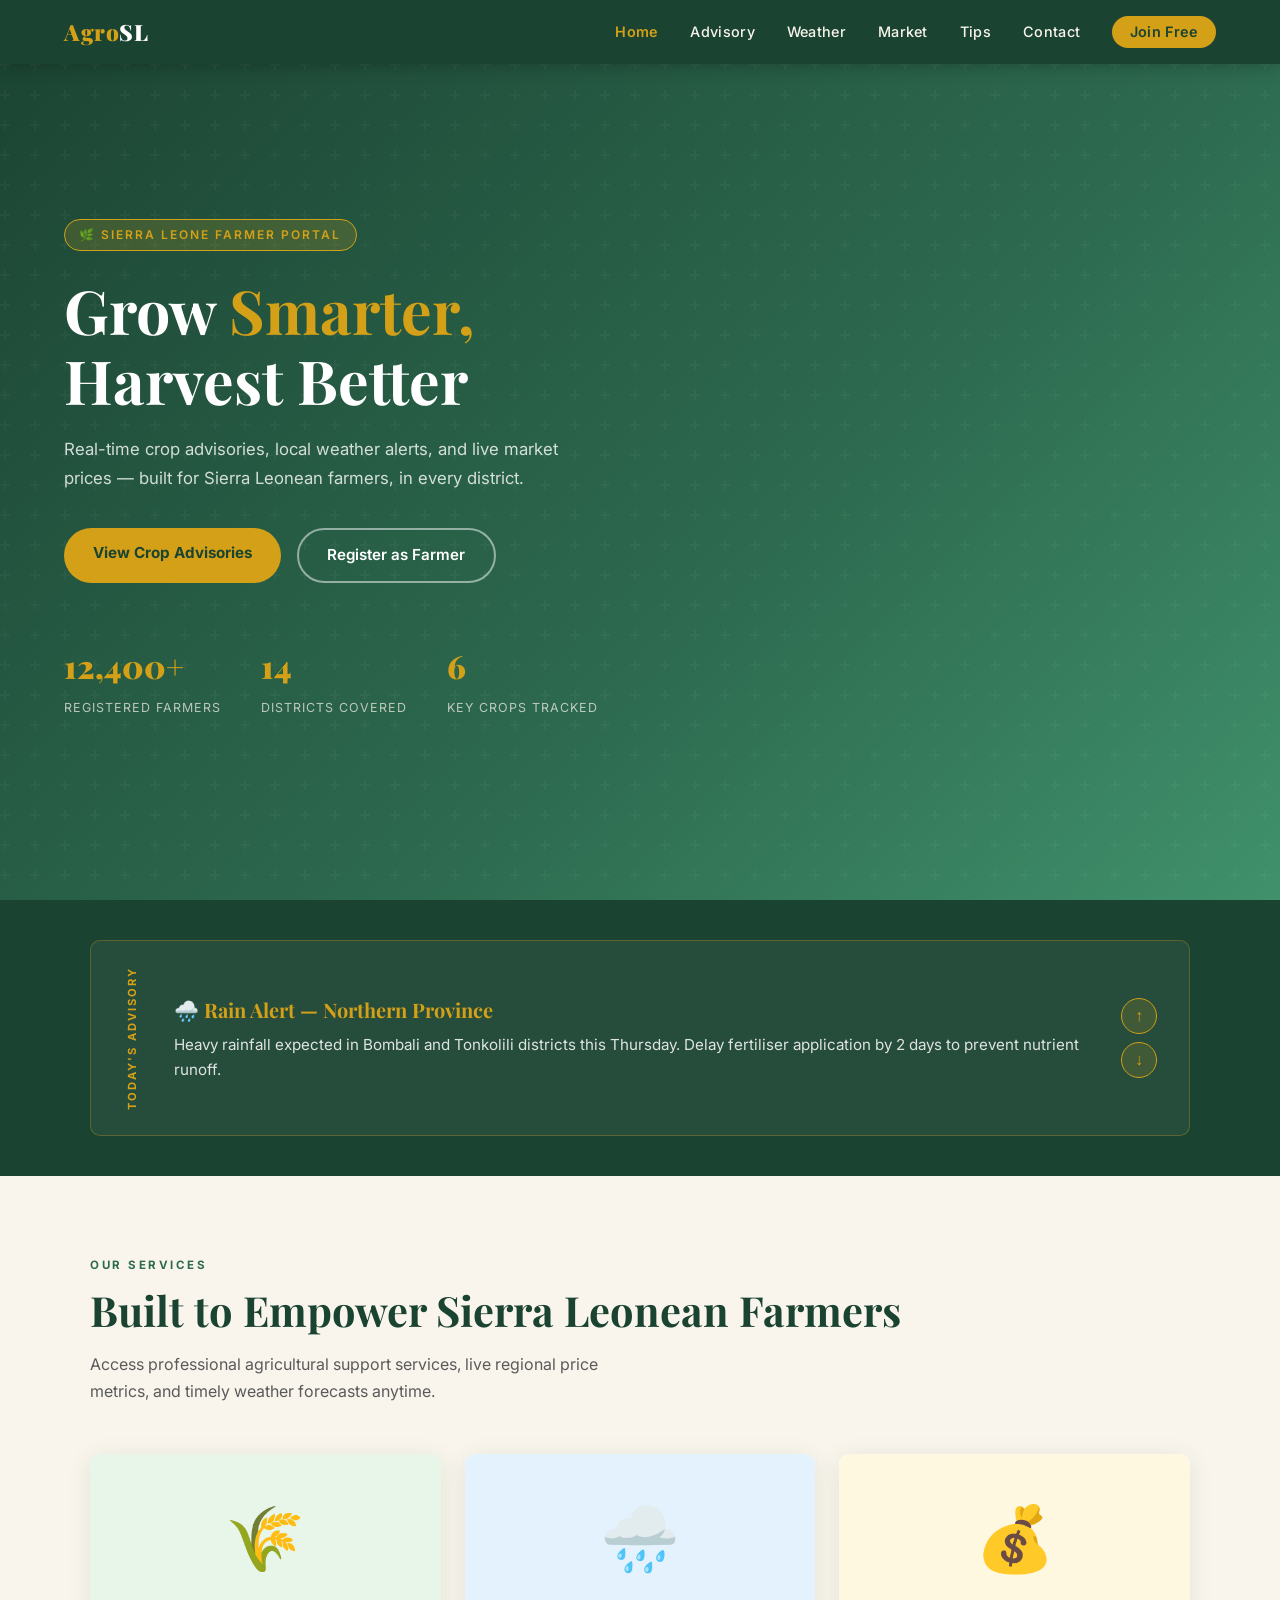
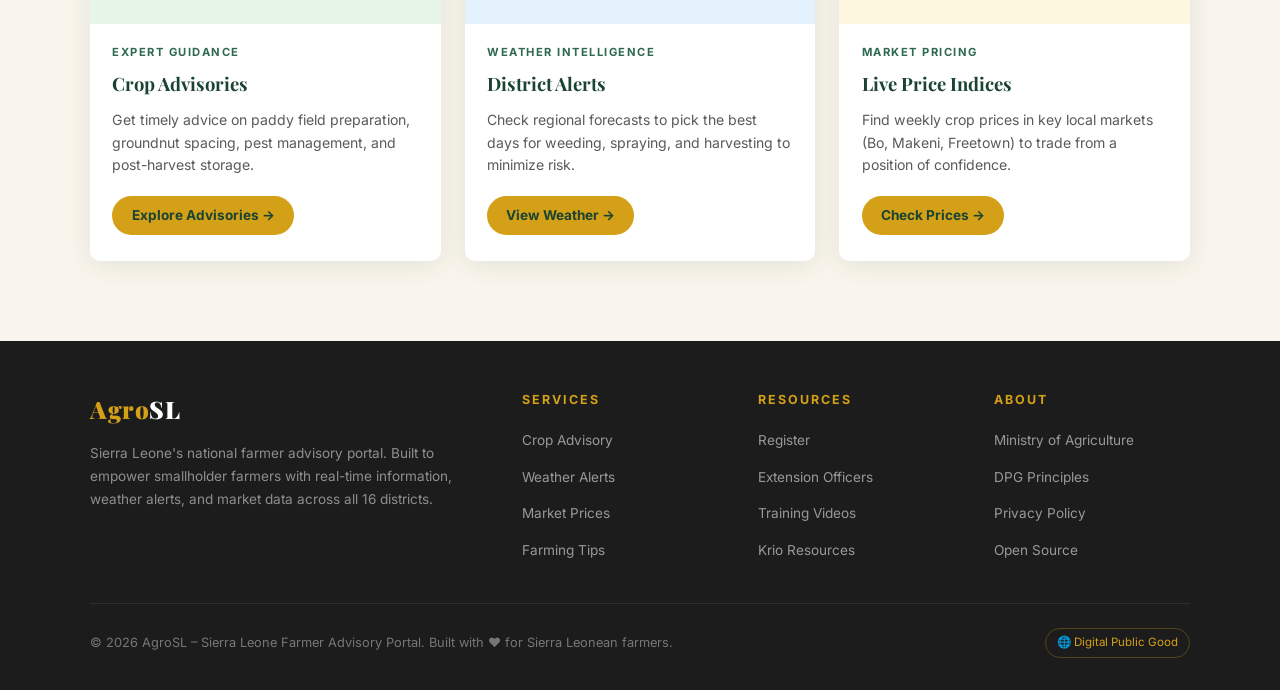
<file: index.html>
<!DOCTYPE html>
<html lang="en">
<head>
  <meta charset="UTF-8" />
  <meta name="viewport" content="width=device-width, initial-scale=1.0" />
  <title>AgroSL – Farmer Advisory Portal | Sierra Leone</title>
  <link href="https://fonts.googleapis.com/css2?family=Playfair+Display:wght@600;700;900&family=Inter:wght@300;400;500;600&display=swap" rel="stylesheet" />
  <link rel="stylesheet" href="index.css" />
</head>
<body>

  <!-- NAV -->
  <nav>
    <a href="index.html" class="nav-logo">Agro<span>SL</span></a>
    <ul class="nav-links">
      <li class="active"><a href="index.html">Home</a></li>
      <li><a href="advisory.html">Advisory</a></li>
      <li><a href="weather.html">Weather</a></li>
      <li><a href="market.html">Market</a></li>
      <li><a href="tips.html">Tips</a></li>
      <li><a href="contact.html">Contact</a></li>
      <li><a href="register.html" class="nav-cta">Join Free</a></li>
    </ul>
    <button class="hamburger" id="hamburger" aria-label="Toggle menu">
      <span></span><span></span><span></span>
    </button>
  </nav>
  <div class="mobile-menu" id="mobileMenu">
    <a href="index.html" class="active" onclick="closeMobile()">Home</a>
    <a href="advisory.html" onclick="closeMobile()">Advisory</a>
    <a href="weather.html" onclick="closeMobile()">Weather</a>
    <a href="market.html" onclick="closeMobile()">Market</a>
    <a href="tips.html" onclick="closeMobile()">Tips</a>
    <a href="register.html" onclick="closeMobile()">Register Free</a>
    <a href="contact.html" onclick="closeMobile()">Contact</a>
  </div>

  <!-- HERO -->
  <section class="hero" id="home">
    <div class="hero-content">
      <span class="hero-eyebrow">🌿 Sierra Leone Farmer Portal</span>
      <h1>Grow <em>Smarter,</em><br>Harvest Better</h1>
      <p>Real-time crop advisories, local weather alerts, and live market prices — built for Sierra Leonean farmers, in every district.</p>
      <div class="hero-btns">
        <a href="advisory.html" class="btn-primary">View Crop Advisories</a>
        <a href="register.html" class="btn-outline">Register as Farmer</a>
      </div>
      <div class="hero-stats">
        <div class="stat-item">
          <span class="stat-num">12,400+</span>
          <span class="stat-label">Registered Farmers</span>
        </div>
        <div class="stat-item">
          <span class="stat-num">14</span>
          <span class="stat-label">Districts Covered</span>
        </div>
        <div class="stat-item">
          <span class="stat-num">6</span>
          <span class="stat-label">Key Crops Tracked</span>
        </div>
      </div>
    </div>
  </section>

  <!-- TODAY'S ADVISORY (Signature Feature) -->
  <div class="advisory-strip">
    <div class="advisory-inner">
      <div class="advisory-label">Today's Advisory</div>
      <div class="advisory-text">
        <h3 id="adv-title">Loading advisory…</h3>
        <p id="adv-body">Please wait.</p>
      </div>
      <div class="advisory-nav">
        <button class="adv-btn" onclick="prevAdvisory()" aria-label="Previous">&#8593;</button>
        <button class="adv-btn" onclick="nextAdvisory()" aria-label="Next">&#8595;</button>
      </div>
    </div>
  </div>

  <!-- SERVICES PREVIEW -->
  <section id="services-preview">
    <div class="max-w">
      <p class="section-label">Our Services</p>
      <h2 class="section-title">Built to Empower Sierra Leonean Farmers</h2>
      <p class="section-sub">Access professional agricultural support services, live regional price metrics, and timely weather forecasts anytime.</p>
      <div class="cards-grid">
        <div class="card reveal">
          <div class="card-img" style="background:#E8F5E9;">🌾</div>
          <div class="card-body">
            <span class="card-tag">Expert Guidance</span>
            <h3>Crop Advisories</h3>
            <p>Get timely advice on paddy field preparation, groundnut spacing, pest management, and post-harvest storage.</p>
            <a href="advisory.html" class="btn-primary" style="display:inline-block; margin-top: 1.2rem; font-size: 0.85rem; padding: 0.5rem 1.2rem;">Explore Advisories →</a>
          </div>
        </div>
        <div class="card reveal">
          <div class="card-img" style="background:#E3F2FD;">🌧️</div>
          <div class="card-body">
            <span class="card-tag">Weather Intelligence</span>
            <h3>District Alerts</h3>
            <p>Check regional forecasts to pick the best days for weeding, spraying, and harvesting to minimize risk.</p>
            <a href="weather.html" class="btn-primary" style="display:inline-block; margin-top: 1.2rem; font-size: 0.85rem; padding: 0.5rem 1.2rem;">View Weather →</a>
          </div>
        </div>
        <div class="card reveal">
          <div class="card-img" style="background:#FFF8E1;">💰</div>
          <div class="card-body">
            <span class="card-tag">Market Pricing</span>
            <h3>Live Price Indices</h3>
            <p>Find weekly crop prices in key local markets (Bo, Makeni, Freetown) to trade from a position of confidence.</p>
            <a href="market.html" class="btn-primary" style="display:inline-block; margin-top: 1.2rem; font-size: 0.85rem; padding: 0.5rem 1.2rem;">Check Prices →</a>
          </div>
        </div>
      </div>
    </div>
  </section>

  <!-- FOOTER -->
  <footer>
    <div class="footer-grid">
      <div class="footer-brand">
        <div class="nav-logo">Agro<span>SL</span></div>
        <p>Sierra Leone's national farmer advisory portal. Built to empower smallholder farmers with real-time information, weather alerts, and market data across all 16 districts.</p>
      </div>
      <div class="footer-col">
        <h5>Services</h5>
        <ul>
          <li><a href="advisory.html">Crop Advisory</a></li>
          <li><a href="weather.html">Weather Alerts</a></li>
          <li><a href="market.html">Market Prices</a></li>
          <li><a href="tips.html">Farming Tips</a></li>
        </ul>
      </div>
      <div class="footer-col">
        <h5>Resources</h5>
        <ul>
          <li><a href="register.html">Register</a></li>
          <li><a href="contact.html">Extension Officers</a></li>
          <li><a href="#">Training Videos</a></li>
          <li><a href="#">Krio Resources</a></li>
        </ul>
      </div>
      <div class="footer-col">
        <h5>About</h5>
        <ul>
          <li><a href="#">Ministry of Agriculture</a></li>
          <li><a href="#">DPG Principles</a></li>
          <li><a href="#">Privacy Policy</a></li>
          <li><a href="#">Open Source</a></li>
        </ul>
      </div>
    </div>
    <div class="footer-bottom">
      <p>© 2026 AgroSL – Sierra Leone Farmer Advisory Portal. Built with ❤️ for Sierra Leonean farmers.</p>
      <span class="dpg-badge">🌐 Digital Public Good</span>
    </div>
  </footer>

  <!-- SCRIPTS -->
  <script src="main.js"></script>
  <script>
    // --- Today's Advisory (Signature Feature) ---
    const advisories = [
      {
        title: "🌧️ Rain Alert — Northern Province",
        body: "Heavy rainfall expected in Bombali and Tonkolili districts this Thursday. Delay fertiliser application by 2 days to prevent nutrient runoff."
      },
      {
        title: "🌾 Rice Planting Season is Open",
        body: "Optimal planting conditions across the Eastern Province. Soil temperatures above 24°C — ideal for NERICA varieties. Aim for 20kg seed per hectare."
      },
      {
        title: "🐛 Fall Armyworm Detected in Bo District",
        body: "Extension officers report Fall Armyworm on maize farms around Tikonko chiefdom. Apply chlorpyrifos early morning. Report sightings to 076-123-456."
      },
      {
        title: "💰 Rice Prices Rising — Good Time to Sell",
        body: "Local rice fetching Le 320,000 per 50kg bag at Freetown markets, up 12% from last month. Consider moving stored stock this week."
      },
      {
        title: "🌱 Free Seedling Distribution — Kenema",
        body: "The Ministry of Agriculture is distributing free cassava cuttings and groundnut seeds at Kenema Agricultural Station this Friday, 8am–2pm."
      }
    ];
    let currentAdv = 0;
    function showAdvisory(i) {
      document.getElementById('adv-title').textContent = advisories[i].title;
      document.getElementById('adv-body').textContent = advisories[i].body;
    }
    function nextAdvisory() {
      currentAdv = (currentAdv + 1) % advisories.length;
      showAdvisory(currentAdv);
    }
    function prevAdvisory() {
      currentAdv = (currentAdv - 1 + advisories.length) % advisories.length;
      showAdvisory(currentAdv);
    }
    showAdvisory(0);
    setInterval(nextAdvisory, 6000);
  </script>
</body>
</html>
</file>
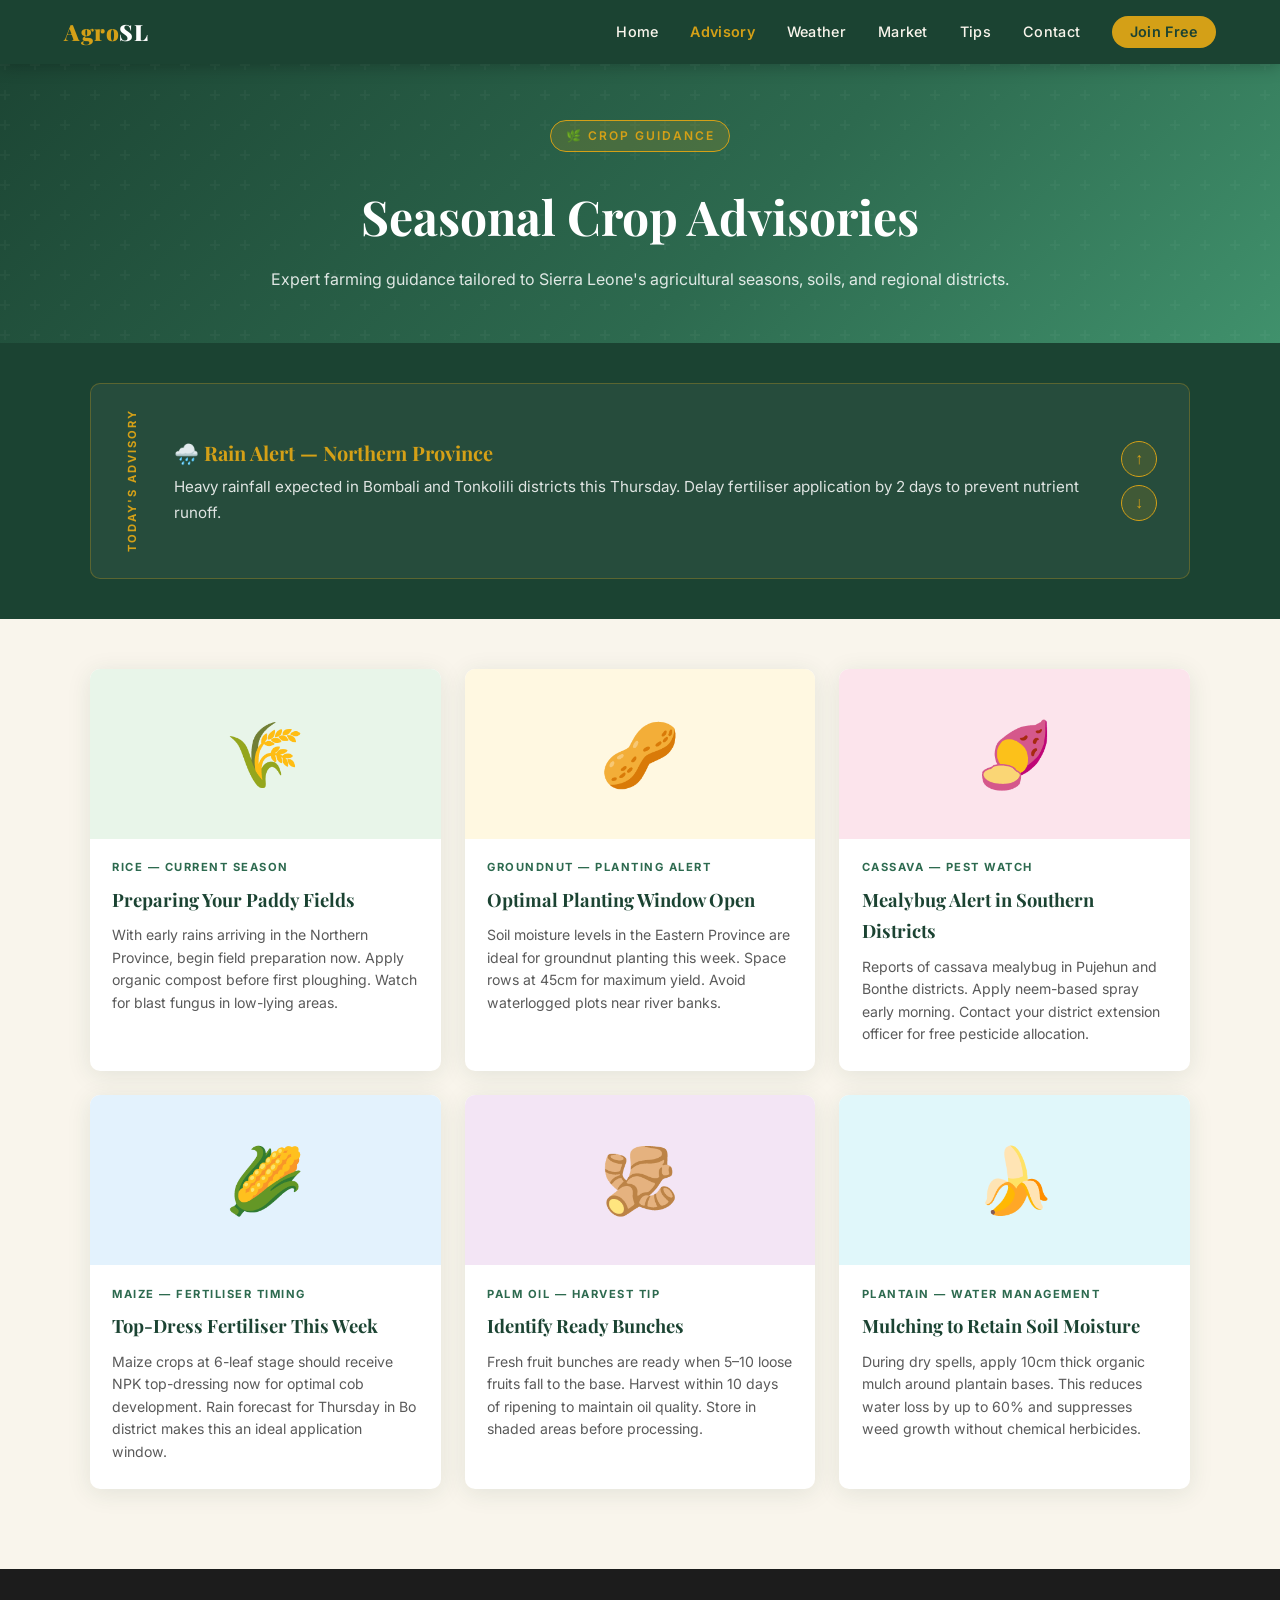
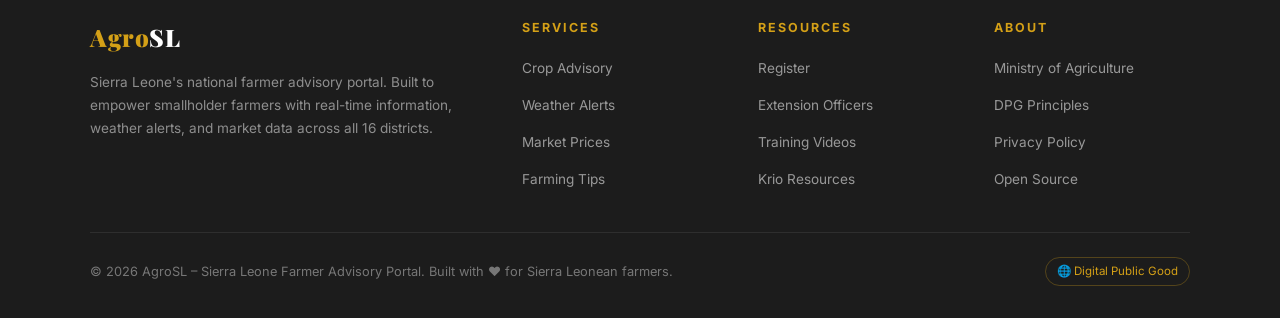
<file: advisory.html>
<!DOCTYPE html>
<html lang="en">
<head>
  <meta charset="UTF-8" />
  <meta name="viewport" content="width=device-width, initial-scale=1.0" />
  <title>Seasonal Crop Advisories – AgroSL | Sierra Leone</title>
  <link href="https://fonts.googleapis.com/css2?family=Playfair+Display:wght@600;700;900&family=Inter:wght@300;400;500;600&display=swap" rel="stylesheet" />
  <link rel="stylesheet" href="index.css" />
</head>
<body>

  <!-- NAV -->
  <nav>
    <a href="index.html" class="nav-logo">Agro<span>SL</span></a>
    <ul class="nav-links">
      <li><a href="index.html">Home</a></li>
      <li class="active"><a href="advisory.html">Advisory</a></li>
      <li><a href="weather.html">Weather</a></li>
      <li><a href="market.html">Market</a></li>
      <li><a href="tips.html">Tips</a></li>
      <li><a href="contact.html">Contact</a></li>
      <li><a href="register.html" class="nav-cta">Join Free</a></li>
    </ul>
    <button class="hamburger" id="hamburger" aria-label="Toggle menu">
      <span></span><span></span><span></span>
    </button>
  </nav>
  <div class="mobile-menu" id="mobileMenu">
    <a href="index.html" onclick="closeMobile()">Home</a>
    <a href="advisory.html" class="active" onclick="closeMobile()">Advisory</a>
    <a href="weather.html" onclick="closeMobile()">Weather</a>
    <a href="market.html" onclick="closeMobile()">Market</a>
    <a href="tips.html" onclick="closeMobile()">Tips</a>
    <a href="register.html" onclick="closeMobile()">Register Free</a>
    <a href="contact.html" onclick="closeMobile()">Contact</a>
  </div>

  <!-- PAGE HEADER -->
  <header class="page-header">
    <div class="page-header-content">
      <span class="hero-eyebrow">🌿 Crop Guidance</span>
      <h1>Seasonal Crop Advisories</h1>
      <p>Expert farming guidance tailored to Sierra Leone's agricultural seasons, soils, and regional districts.</p>
    </div>
  </header>

  <!-- TODAY'S ADVISORY (Signature Feature) -->
  <div class="advisory-strip">
    <div class="advisory-inner">
      <div class="advisory-label">Today's Advisory</div>
      <div class="advisory-text">
        <h3 id="adv-title">Loading advisory…</h3>
        <p id="adv-body">Please wait.</p>
      </div>
      <div class="advisory-nav">
        <button class="adv-btn" onclick="prevAdvisory()" aria-label="Previous">&#8593;</button>
        <button class="adv-btn" onclick="nextAdvisory()" aria-label="Next">&#8595;</button>
      </div>
    </div>
  </div>

  <!-- CROP ADVISORY CARDS -->
  <section id="advisory" style="padding-top: 50px;">
    <div class="max-w">
      <div class="cards-grid">
        <div class="card reveal">
          <div class="card-img" style="background:#E8F5E9;">🌾</div>
          <div class="card-body">
            <span class="card-tag">Rice — Current Season</span>
            <h3>Preparing Your Paddy Fields</h3>
            <p>With early rains arriving in the Northern Province, begin field preparation now. Apply organic compost before first ploughing. Watch for blast fungus in low-lying areas.</p>
          </div>
        </div>
        <div class="card reveal">
          <div class="card-img" style="background:#FFF8E1;">🥜</div>
          <div class="card-body">
            <span class="card-tag">Groundnut — Planting Alert</span>
            <h3>Optimal Planting Window Open</h3>
            <p>Soil moisture levels in the Eastern Province are ideal for groundnut planting this week. Space rows at 45cm for maximum yield. Avoid waterlogged plots near river banks.</p>
          </div>
        </div>
        <div class="card reveal">
          <div class="card-img" style="background:#FCE4EC;">🍠</div>
          <div class="card-body">
            <span class="card-tag">Cassava — Pest Watch</span>
            <h3>Mealybug Alert in Southern Districts</h3>
            <p>Reports of cassava mealybug in Pujehun and Bonthe districts. Apply neem-based spray early morning. Contact your district extension officer for free pesticide allocation.</p>
          </div>
        </div>
        <div class="card reveal">
          <div class="card-img" style="background:#E3F2FD;">🌽</div>
          <div class="card-body">
            <span class="card-tag">Maize — Fertiliser Timing</span>
            <h3>Top-Dress Fertiliser This Week</h3>
            <p>Maize crops at 6-leaf stage should receive NPK top-dressing now for optimal cob development. Rain forecast for Thursday in Bo district makes this an ideal application window.</p>
          </div>
        </div>
        <div class="card reveal">
          <div class="card-img" style="background:#F3E5F5;">🫚</div>
          <div class="card-body">
            <span class="card-tag">Palm Oil — Harvest Tip</span>
            <h3>Identify Ready Bunches</h3>
            <p>Fresh fruit bunches are ready when 5–10 loose fruits fall to the base. Harvest within 10 days of ripening to maintain oil quality. Store in shaded areas before processing.</p>
          </div>
        </div>
        <div class="card reveal">
          <div class="card-img" style="background:#E0F7FA;">🍌</div>
          <div class="card-body">
            <span class="card-tag">Plantain — Water Management</span>
            <h3>Mulching to Retain Soil Moisture</h3>
            <p>During dry spells, apply 10cm thick organic mulch around plantain bases. This reduces water loss by up to 60% and suppresses weed growth without chemical herbicides.</p>
          </div>
        </div>
      </div>
    </div>
  </section>

  <!-- FOOTER -->
  <footer>
    <div class="footer-grid">
      <div class="footer-brand">
        <div class="nav-logo">Agro<span>SL</span></div>
        <p>Sierra Leone's national farmer advisory portal. Built to empower smallholder farmers with real-time information, weather alerts, and market data across all 16 districts.</p>
      </div>
      <div class="footer-col">
        <h5>Services</h5>
        <ul>
          <li><a href="advisory.html">Crop Advisory</a></li>
          <li><a href="weather.html">Weather Alerts</a></li>
          <li><a href="market.html">Market Prices</a></li>
          <li><a href="tips.html">Farming Tips</a></li>
        </ul>
      </div>
      <div class="footer-col">
        <h5>Resources</h5>
        <ul>
          <li><a href="register.html">Register</a></li>
          <li><a href="contact.html">Extension Officers</a></li>
          <li><a href="#">Training Videos</a></li>
          <li><a href="#">Krio Resources</a></li>
        </ul>
      </div>
      <div class="footer-col">
        <h5>About</h5>
        <ul>
          <li><a href="#">Ministry of Agriculture</a></li>
          <li><a href="#">DPG Principles</a></li>
          <li><a href="#">Privacy Policy</a></li>
          <li><a href="#">Open Source</a></li>
        </ul>
      </div>
    </div>
    <div class="footer-bottom">
      <p>© 2026 AgroSL – Sierra Leone Farmer Advisory Portal. Built with ❤️ for Sierra Leonean farmers.</p>
      <span class="dpg-badge">🌐 Digital Public Good</span>
    </div>
  </footer>

  <!-- SCRIPTS -->
  <script src="main.js"></script>
  <script>
    // --- Today's Advisory (Signature Feature) ---
    const advisories = [
      {
        title: "🌧️ Rain Alert — Northern Province",
        body: "Heavy rainfall expected in Bombali and Tonkolili districts this Thursday. Delay fertiliser application by 2 days to prevent nutrient runoff."
      },
      {
        title: "🌾 Rice Planting Season is Open",
        body: "Optimal planting conditions across the Eastern Province. Soil temperatures above 24°C — ideal for NERICA varieties. Aim for 20kg seed per hectare."
      },
      {
        title: "🐛 Fall Armyworm Detected in Bo District",
        body: "Extension officers report Fall Armyworm on maize farms around Tikonko chiefdom. Apply chlorpyrifos early morning. Report sightings to 076-123-456."
      },
      {
        title: "💰 Rice Prices Rising — Good Time to Sell",
        body: "Local rice fetching Le 320,000 per 50kg bag at Freetown markets, up 12% from last month. Consider moving stored stock this week."
      },
      {
        title: "🌱 Free Seedling Distribution — Kenema",
        body: "The Ministry of Agriculture is distributing free cassava cuttings and groundnut seeds at Kenema Agricultural Station this Friday, 8am–2pm."
      }
    ];
    let currentAdv = 0;
    function showAdvisory(i) {
      document.getElementById('adv-title').textContent = advisories[i].title;
      document.getElementById('adv-body').textContent = advisories[i].body;
    }
    function nextAdvisory() {
      currentAdv = (currentAdv + 1) % advisories.length;
      showAdvisory(currentAdv);
    }
    function prevAdvisory() {
      currentAdv = (currentAdv - 1 + advisories.length) % advisories.length;
      showAdvisory(currentAdv);
    }
    showAdvisory(0);
    setInterval(nextAdvisory, 6000);
  </script>
</body>
</html>
</file>
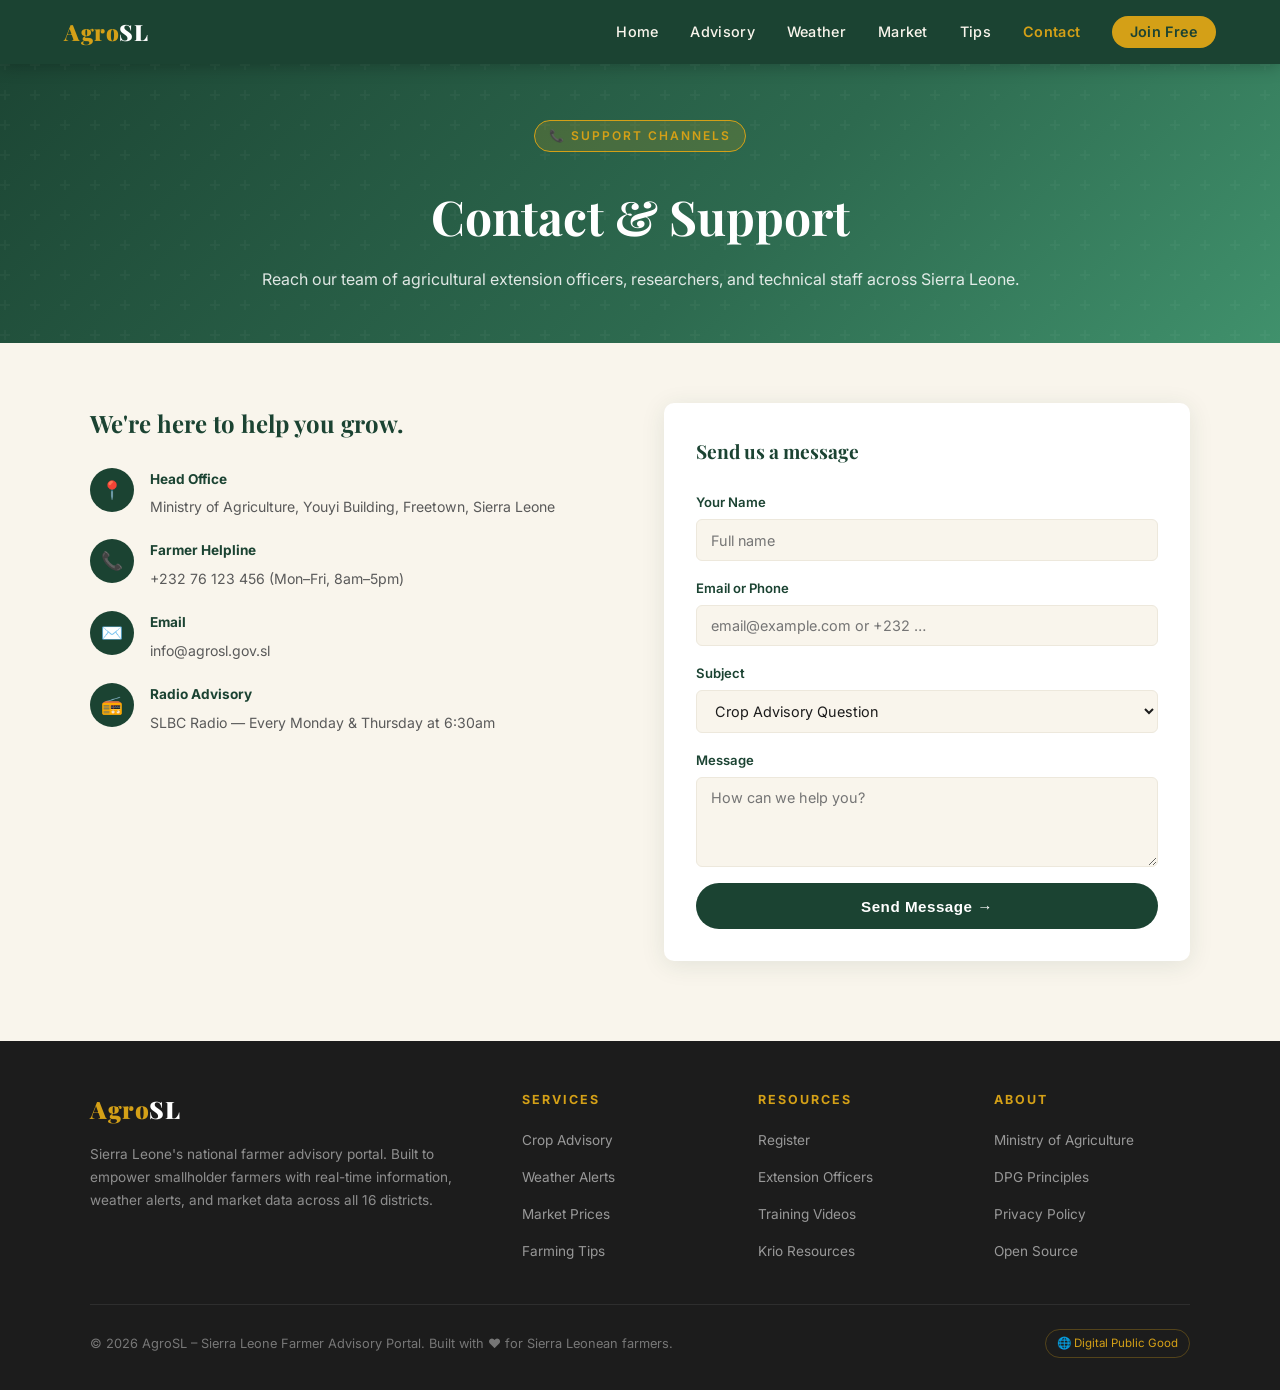
<file: contact.html>
<!DOCTYPE html>
<html lang="en">
<head>
  <meta charset="UTF-8" />
  <meta name="viewport" content="width=device-width, initial-scale=1.0" />
  <title>Contact AgroSL – Get Support | Sierra Leone</title>
  <link href="https://fonts.googleapis.com/css2?family=Playfair+Display:wght@600;700;900&family=Inter:wght@300;400;500;600&display=swap" rel="stylesheet" />
  <link rel="stylesheet" href="index.css" />
</head>
<body>

  <!-- NAV -->
  <nav>
    <a href="index.html" class="nav-logo">Agro<span>SL</span></a>
    <ul class="nav-links">
      <li><a href="index.html">Home</a></li>
      <li><a href="advisory.html">Advisory</a></li>
      <li><a href="weather.html">Weather</a></li>
      <li><a href="market.html">Market</a></li>
      <li><a href="tips.html">Tips</a></li>
      <li class="active"><a href="contact.html">Contact</a></li>
      <li><a href="register.html" class="nav-cta">Join Free</a></li>
    </ul>
    <button class="hamburger" id="hamburger" aria-label="Toggle menu">
      <span></span><span></span><span></span>
    </button>
  </nav>
  <div class="mobile-menu" id="mobileMenu">
    <a href="index.html" onclick="closeMobile()">Home</a>
    <a href="advisory.html" onclick="closeMobile()">Advisory</a>
    <a href="weather.html" onclick="closeMobile()">Weather</a>
    <a href="market.html" onclick="closeMobile()">Market</a>
    <a href="tips.html" onclick="closeMobile()">Tips</a>
    <a href="register.html" onclick="closeMobile()">Register Free</a>
    <a href="contact.html" class="active" onclick="closeMobile()">Contact</a>
  </div>

  <!-- PAGE HEADER -->
  <header class="page-header">
    <div class="page-header-content">
      <span class="hero-eyebrow">📞 Support Channels</span>
      <h1>Contact & Support</h1>
      <p>Reach our team of agricultural extension officers, researchers, and technical staff across Sierra Leone.</p>
    </div>
  </header>

  <!-- CONTACT CONTENT -->
  <section id="contact" style="padding-top: 60px;">
    <div class="max-w">
      <div class="contact-grid">
        <div class="contact-info reveal">
          <h3>We're here to help you grow.</h3>
          <div class="contact-item">
            <div class="contact-icon">📍</div>
            <div class="contact-detail">
              <strong>Head Office</strong>
              <span>Ministry of Agriculture, Youyi Building, Freetown, Sierra Leone</span>
            </div>
          </div>
          <div class="contact-item">
            <div class="contact-icon">📞</div>
            <div class="contact-detail">
              <strong>Farmer Helpline</strong>
              <span>+232 76 123 456 (Mon–Fri, 8am–5pm)</span>
            </div>
          </div>
          <div class="contact-item">
            <div class="contact-icon">✉️</div>
            <div class="contact-detail">
              <strong>Email</strong>
              <span>info@agrosl.gov.sl</span>
            </div>
          </div>
          <div class="contact-item">
            <div class="contact-icon">📻</div>
            <div class="contact-detail">
              <strong>Radio Advisory</strong>
              <span>SLBC Radio — Every Monday & Thursday at 6:30am</span>
            </div>
          </div>
        </div>
        <div class="contact-form reveal">
          <h4>Send us a message</h4>
          <div class="field">
            <label for="cname">Your Name</label>
            <input type="text" id="cname" placeholder="Full name" />
          </div>
          <div class="field">
            <label for="cemail">Email or Phone</label>
            <input type="text" id="cemail" placeholder="email@example.com or +232 …" />
          </div>
          <div class="field">
            <label for="csubject">Subject</label>
            <select id="csubject">
              <option>Crop Advisory Question</option>
              <option>Market Price Enquiry</option>
              <option>Pest / Disease Report</option>
              <option>Extension Officer Request</option>
              <option>Technical Support</option>
              <option>Other</option>
            </select>
          </div>
          <div class="field">
            <label for="cmessage">Message</label>
            <textarea id="cmessage" placeholder="How can we help you?"></textarea>
          </div>
          <button class="submit-btn" onclick="submitContact()">Send Message →</button>
          <div class="form-success" id="contactSuccess" style="margin-top:0.8rem;">
            ✅ Message received! We'll respond within 2 business days.
          </div>
        </div>
      </div>
    </div>
  </section>

  <!-- FOOTER -->
  <footer>
    <div class="footer-grid">
      <div class="footer-brand">
        <div class="nav-logo">Agro<span>SL</span></div>
        <p>Sierra Leone's national farmer advisory portal. Built to empower smallholder farmers with real-time information, weather alerts, and market data across all 16 districts.</p>
      </div>
      <div class="footer-col">
        <h5>Services</h5>
        <ul>
          <li><a href="advisory.html">Crop Advisory</a></li>
          <li><a href="weather.html">Weather Alerts</a></li>
          <li><a href="market.html">Market Prices</a></li>
          <li><a href="tips.html">Farming Tips</a></li>
        </ul>
      </div>
      <div class="footer-col">
        <h5>Resources</h5>
        <ul>
          <li><a href="register.html">Register</a></li>
          <li><a href="contact.html">Extension Officers</a></li>
          <li><a href="#">Training Videos</a></li>
          <li><a href="#">Krio Resources</a></li>
        </ul>
      </div>
      <div class="footer-col">
        <h5>About</h5>
        <ul>
          <li><a href="#">Ministry of Agriculture</a></li>
          <li><a href="#">DPG Principles</a></li>
          <li><a href="#">Privacy Policy</a></li>
          <li><a href="#">Open Source</a></li>
        </ul>
      </div>
    </div>
    <div class="footer-bottom">
      <p>© 2026 AgroSL – Sierra Leone Farmer Advisory Portal. Built with ❤️ for Sierra Leonean farmers.</p>
      <span class="dpg-badge">🌐 Digital Public Good</span>
    </div>
  </footer>

  <!-- SCRIPTS -->
  <script src="main.js"></script>
  <script>
    // --- Contact Form ---
    function submitContact() {
      const name = document.getElementById('cname').value.trim();
      const contact = document.getElementById('cemail').value.trim();
      const msg = document.getElementById('cmessage').value.trim();
      if (!name || !contact || !msg) {
        alert('Please fill in your name, contact details, and message.');
        return;
      }
      document.getElementById('contactSuccess').style.display = 'block';
      document.getElementById('cname').value = '';
      document.getElementById('cemail').value = '';
      document.getElementById('cmessage').value = '';
    }
  </script>
</body>
</html>
</file>
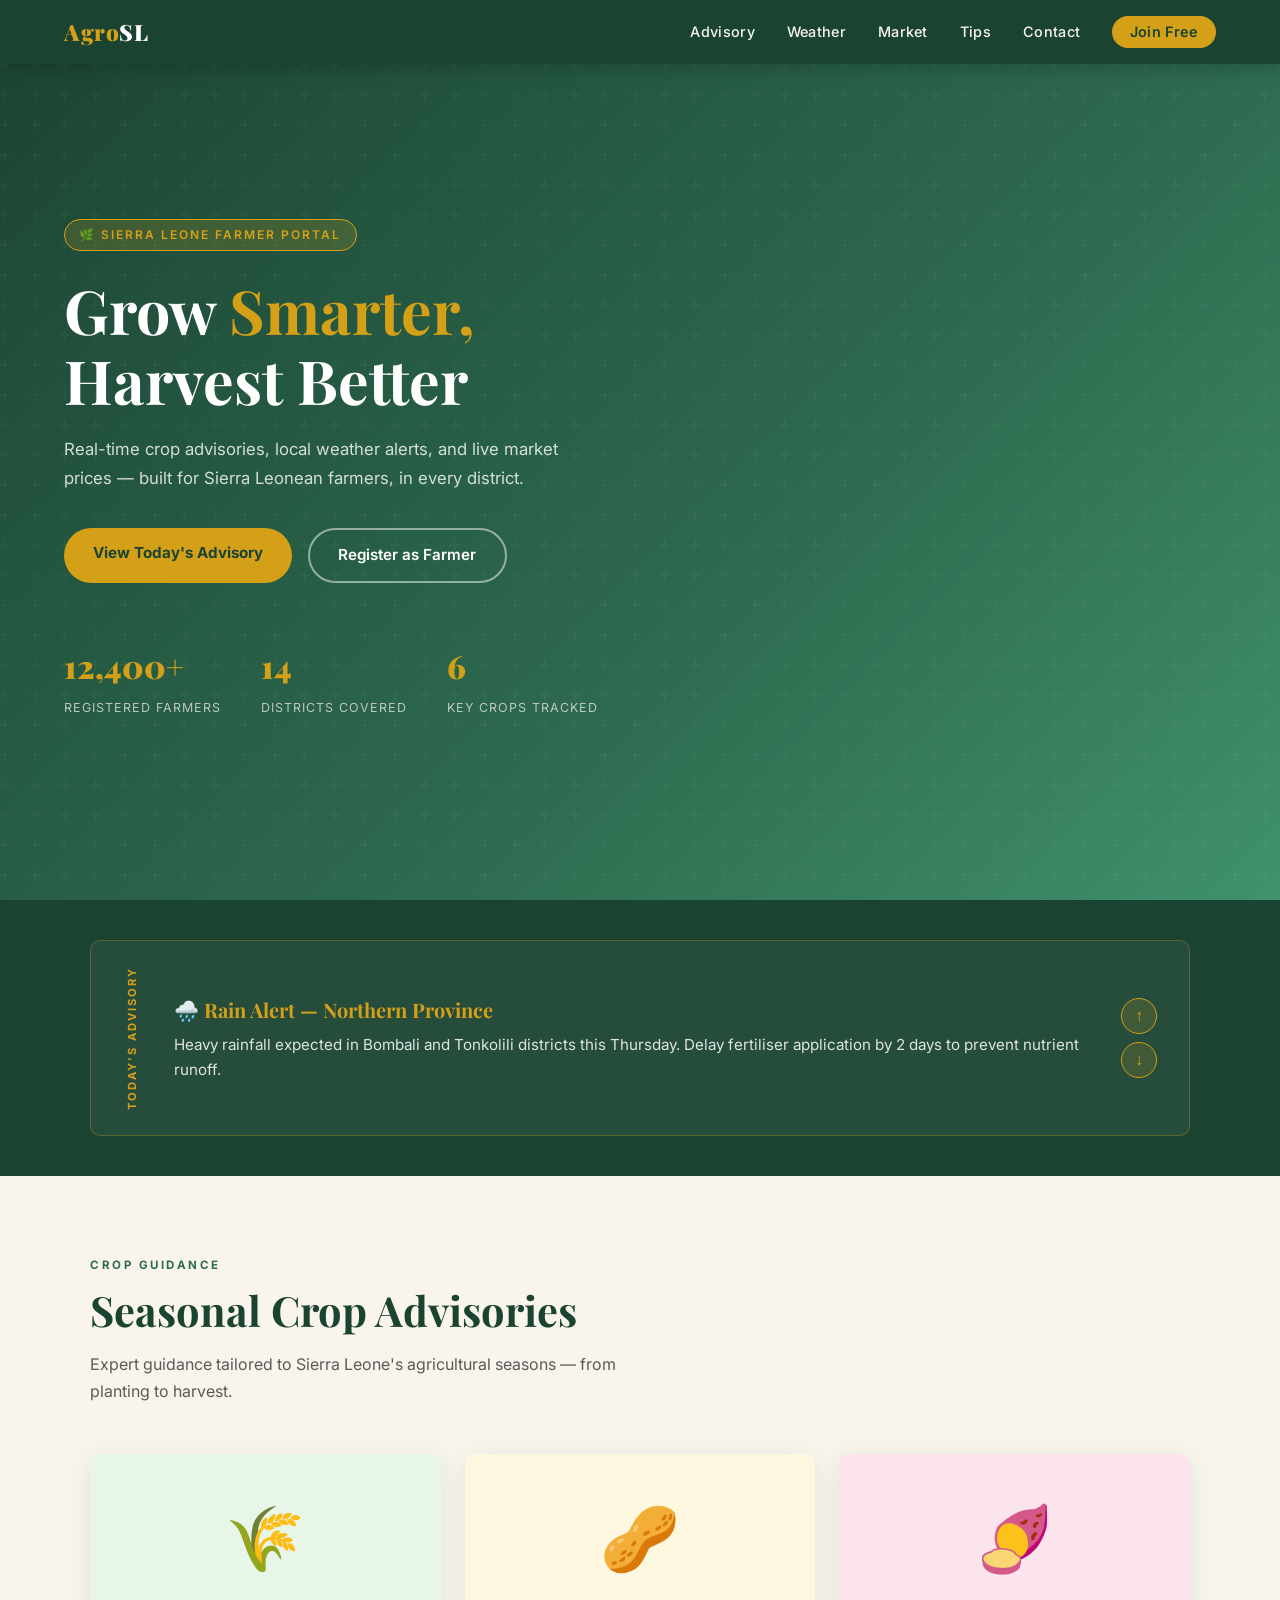
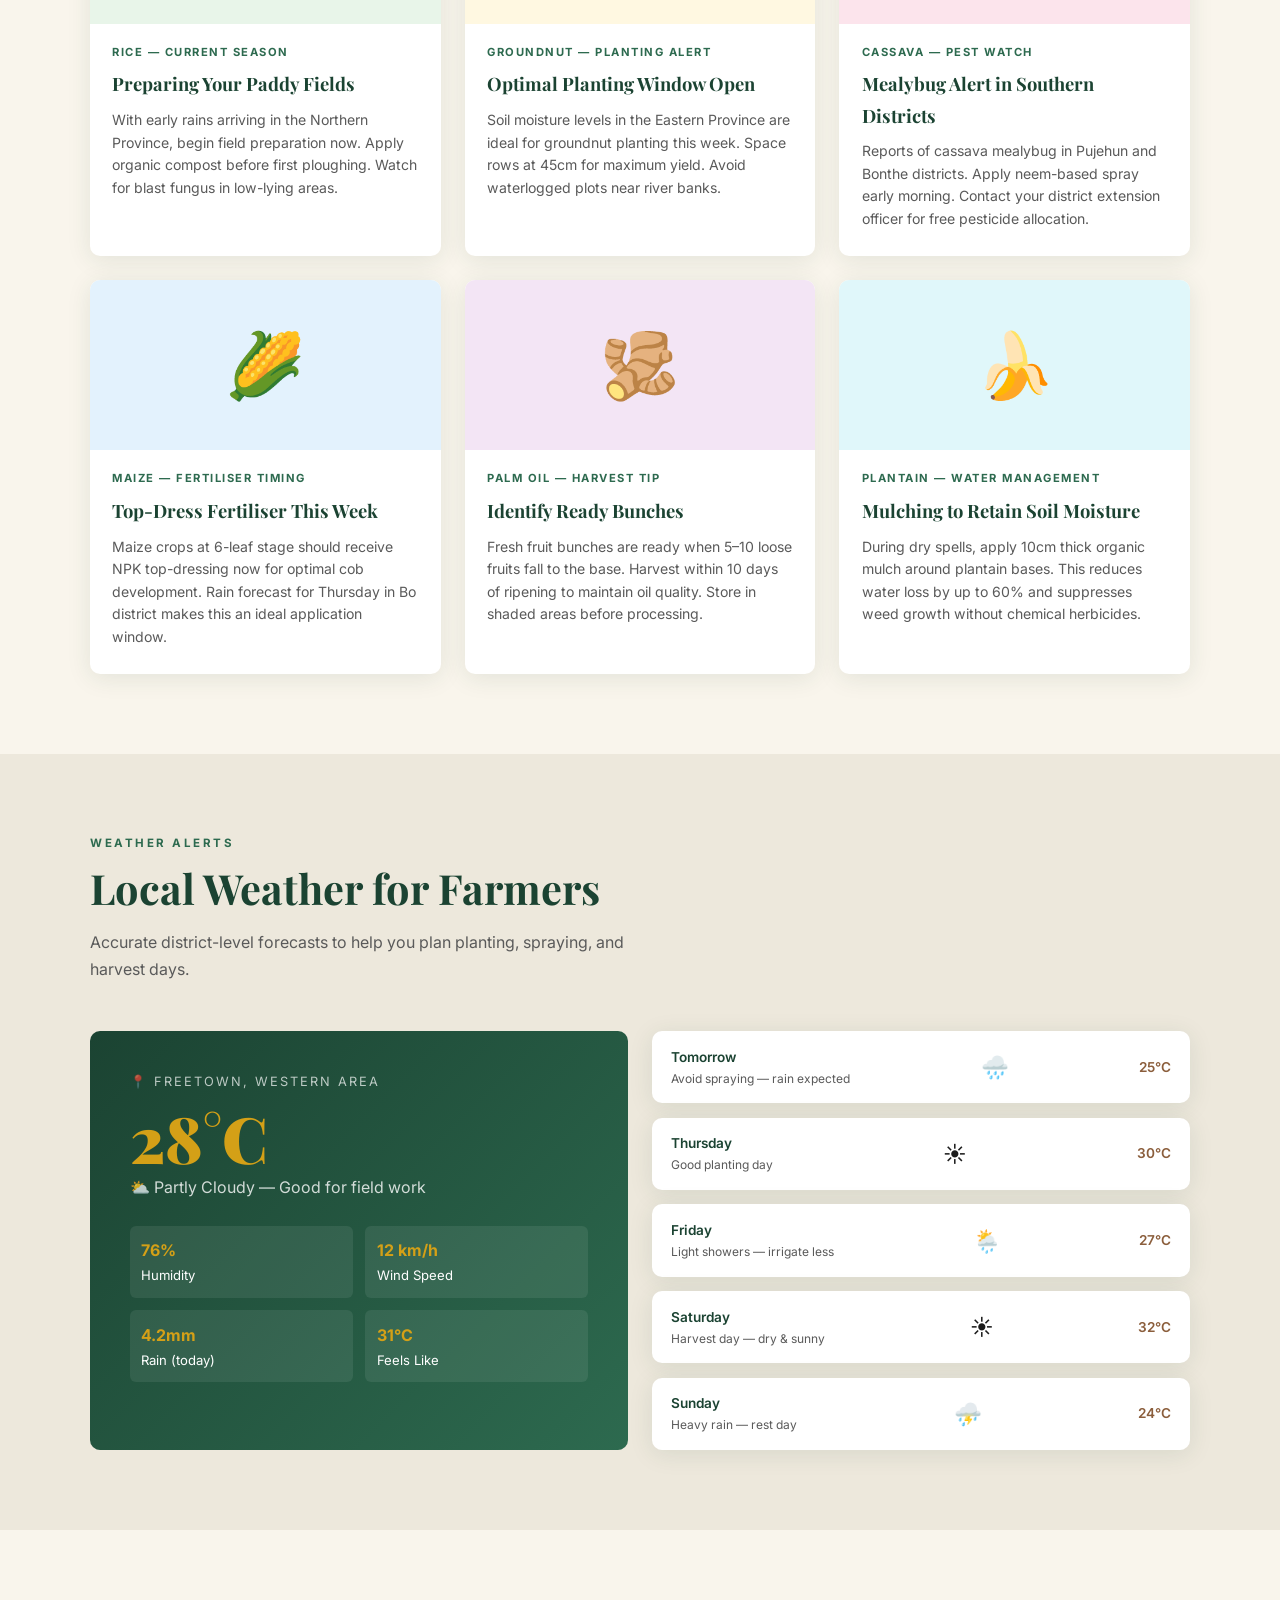
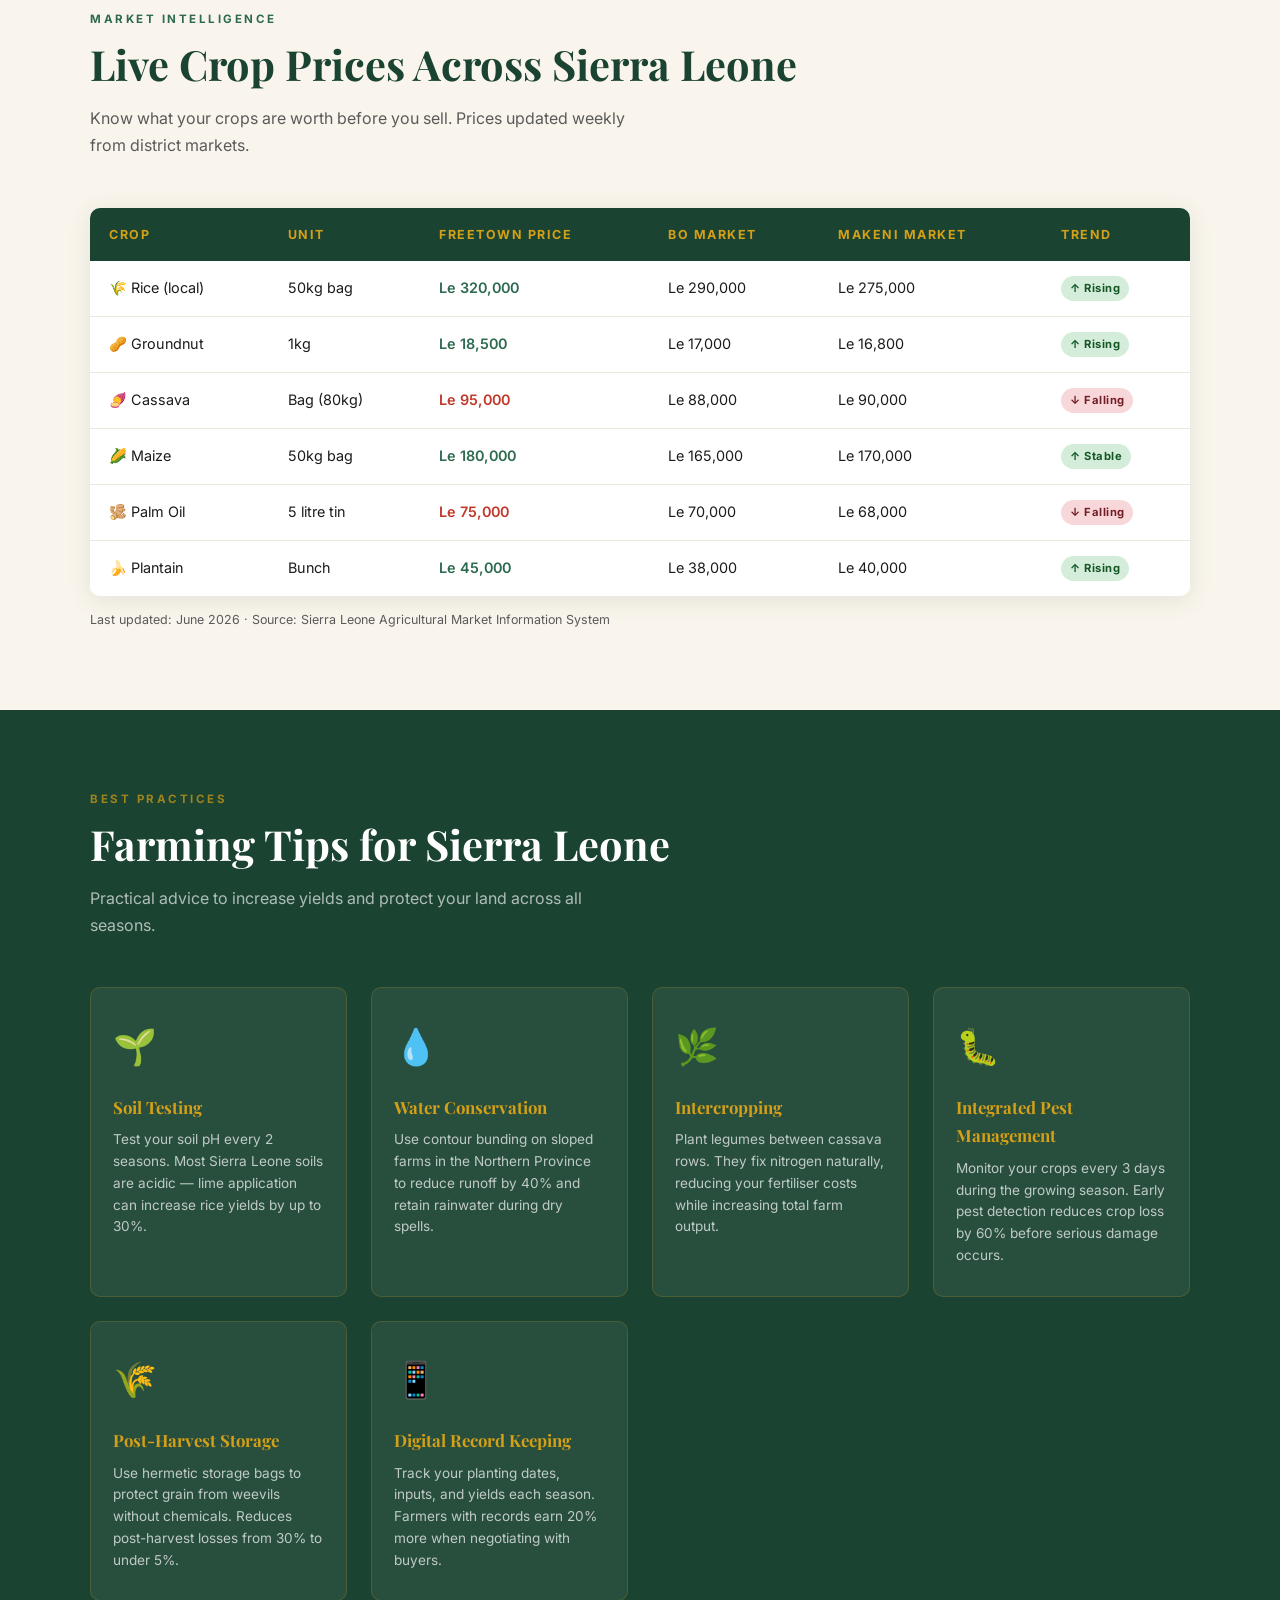
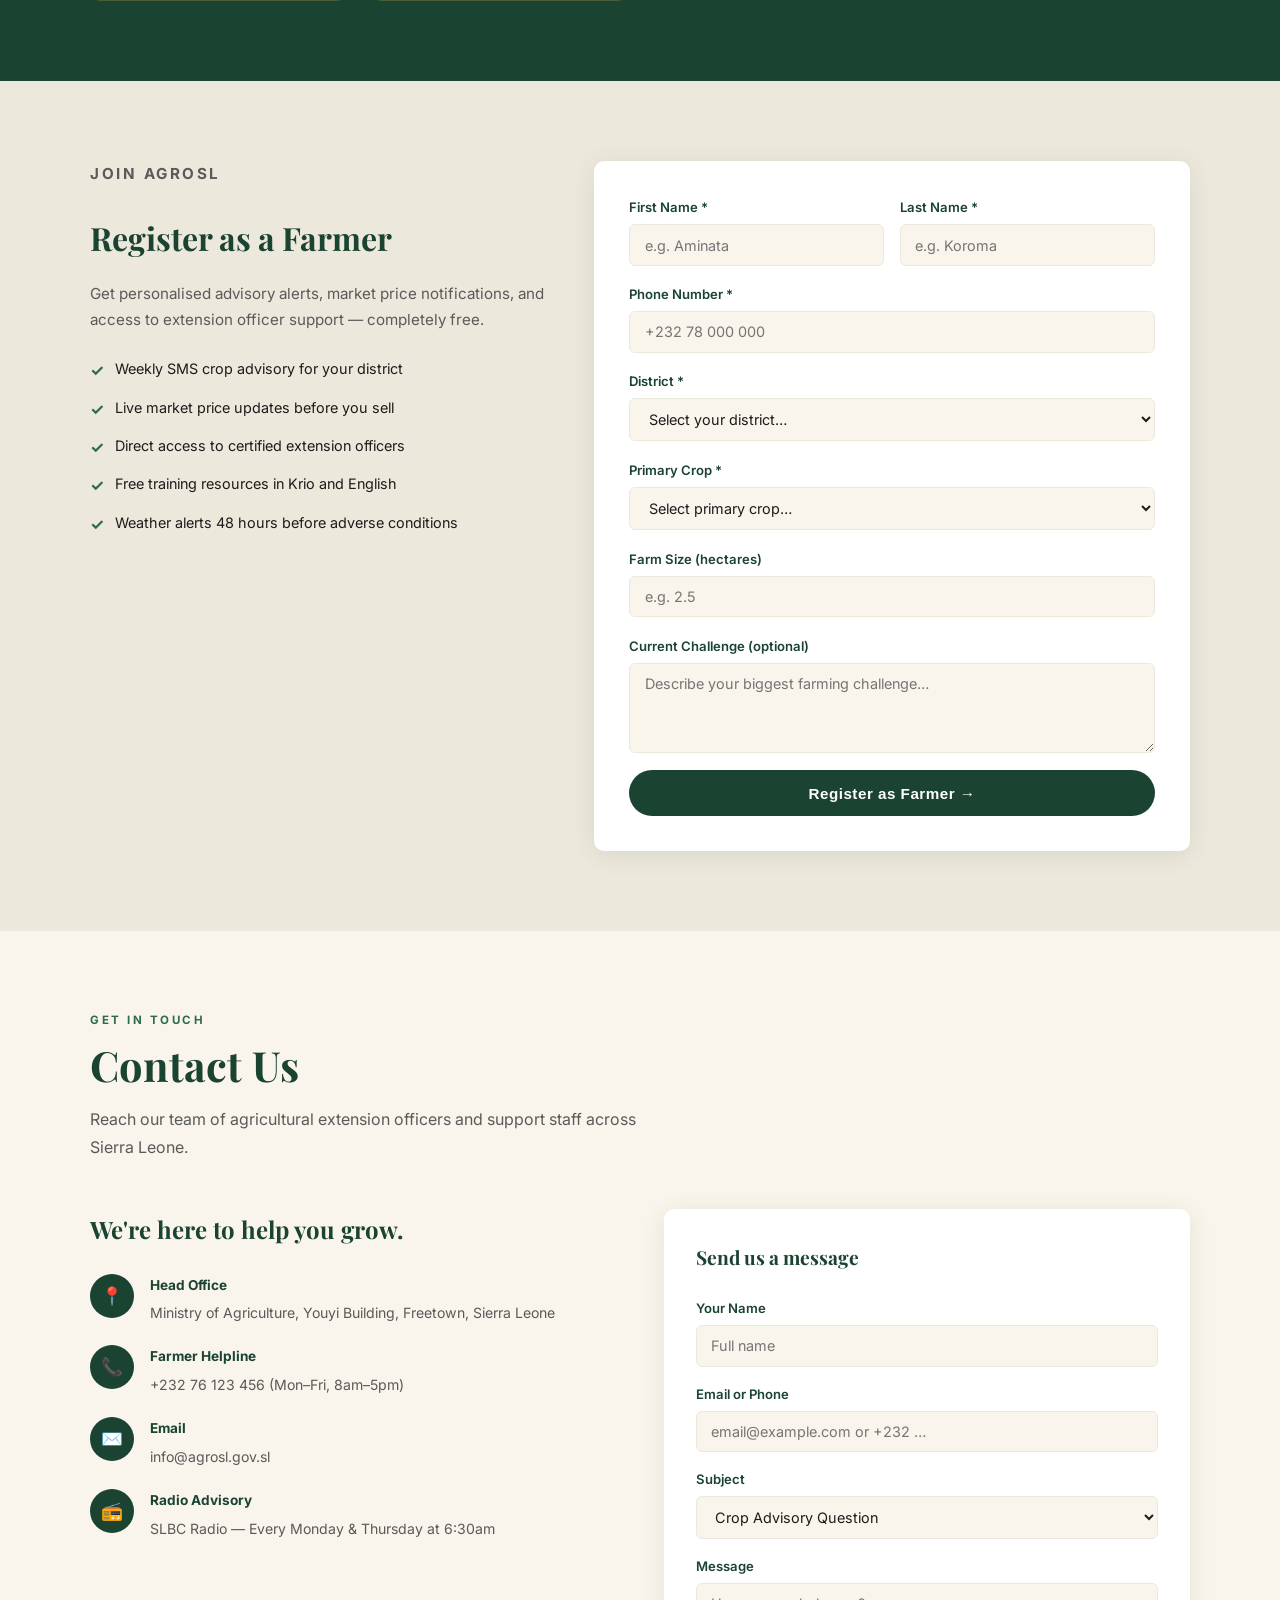
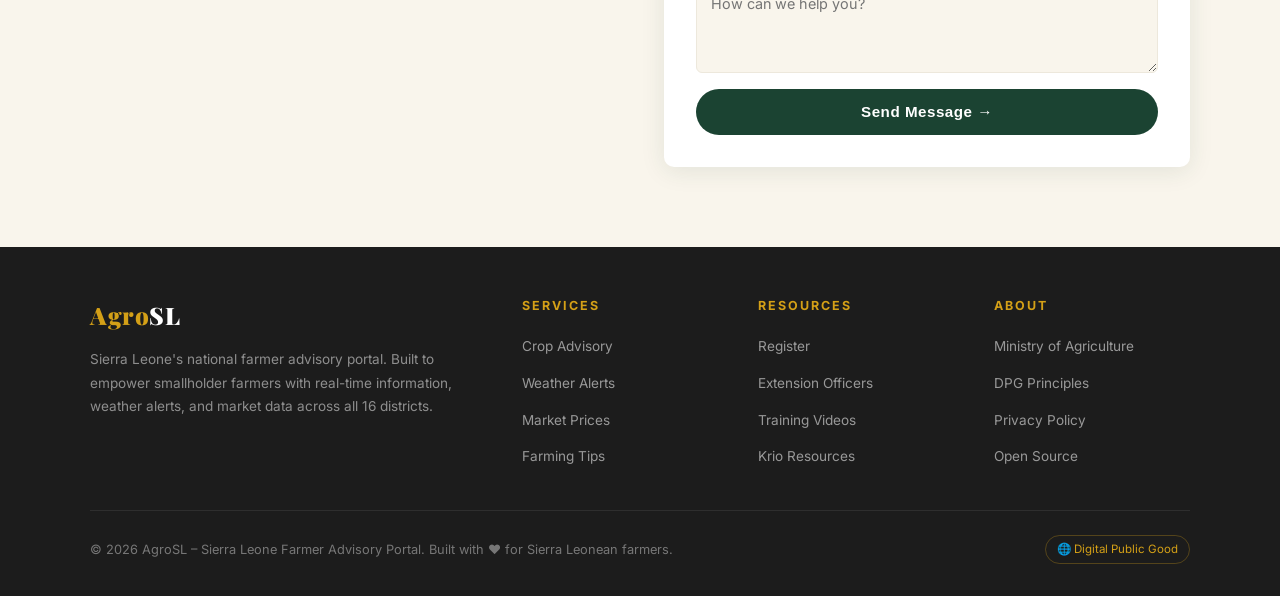
<file: index (1).html>
<!DOCTYPE html>
<html lang="en">
<head>
  <meta charset="UTF-8" />
  <meta name="viewport" content="width=device-width, initial-scale=1.0" />
  <title>AgroSL – Farmer Advisory Portal | Sierra Leone</title>
  <link href="https://fonts.googleapis.com/css2?family=Playfair+Display:wght@600;700;900&family=Inter:wght@300;400;500;600&display=swap" rel="stylesheet" />
  <style>
    /* ── TOKENS ── */
    :root {
      --green-deep:   #1B4332;
      --green-mid:    #2D6A4F;
      --green-light:  #52B788;
      --soil:         #8B5E3C;
      --gold:         #D4A017;
      --cream:        #F9F5EC;
      --cream-dark:   #EDE8DC;
      --charcoal:     #1C1C1C;
      --muted:        #5A5A5A;
      --white:        #FFFFFF;
      --radius:       10px;
      --shadow:       0 4px 24px rgba(27,67,50,0.10);
    }

    /* ── RESET ── */
    *, *::before, *::after { box-sizing: border-box; margin: 0; padding: 0; }
    html { scroll-behavior: smooth; }
    body {
      font-family: 'Inter', sans-serif;
      background: var(--cream);
      color: var(--charcoal);
      line-height: 1.7;
    }
    img { max-width: 100%; display: block; }
    a { text-decoration: none; color: inherit; }

    /* ── NAV ── */
    nav {
      position: fixed; top: 0; left: 0; right: 0; z-index: 999;
      background: var(--green-deep);
      display: flex; align-items: center; justify-content: space-between;
      padding: 0 5%;
      height: 64px;
      box-shadow: 0 2px 16px rgba(0,0,0,0.25);
    }
    .nav-logo {
      font-family: 'Playfair Display', serif;
      font-size: 1.4rem;
      color: var(--gold);
      font-weight: 900;
      letter-spacing: 0.5px;
    }
    .nav-logo span { color: var(--white); }
    .nav-links { display: flex; gap: 2rem; list-style: none; }
    .nav-links a {
      color: var(--cream);
      font-size: 0.9rem;
      font-weight: 500;
      letter-spacing: 0.3px;
      transition: color 0.2s;
    }
    .nav-links a:hover { color: var(--gold); }
    .nav-cta {
      background: var(--gold);
      color: var(--green-deep) !important;
      padding: 0.45rem 1.1rem;
      border-radius: 20px;
      font-weight: 600 !important;
    }
    .hamburger {
      display: none; flex-direction: column; gap: 5px; cursor: pointer; background: none; border: none; padding: 4px;
    }
    .hamburger span { width: 24px; height: 2px; background: var(--cream); display: block; transition: all 0.3s; }
    .mobile-menu {
      display: none; flex-direction: column;
      background: var(--green-deep);
      position: fixed; top: 64px; left: 0; right: 0; z-index: 998;
      padding: 1.5rem 5%;
      gap: 1.2rem;
    }
    .mobile-menu.open { display: flex; }
    .mobile-menu a { color: var(--cream); font-size: 1rem; font-weight: 500; }

    /* ── HERO ── */
    .hero {
      min-height: 100vh;
      background: linear-gradient(135deg, var(--green-deep) 0%, var(--green-mid) 60%, #40916C 100%);
      display: flex; align-items: center;
      padding: 100px 5% 60px;
      position: relative;
      overflow: hidden;
    }
    .hero::before {
      content: '';
      position: absolute; inset: 0;
      background: url("data:image/svg+xml,%3Csvg width='60' height='60' viewBox='0 0 60 60' xmlns='http://www.w3.org/2000/svg'%3E%3Cg fill='none' fill-rule='evenodd'%3E%3Cg fill='%23ffffff' fill-opacity='0.03'%3E%3Cpath d='M36 34v-4h-2v4h-4v2h4v4h2v-4h4v-2h-4zm0-30V0h-2v4h-4v2h4v4h2V6h4V4h-4zM6 34v-4H4v4H0v2h4v4h2v-4h4v-2H6zM6 4V0H4v4H0v2h4v4h2V6h4V4H6z'/%3E%3C/g%3E%3C/g%3E%3C/svg%3E");
    }
    .hero-content { max-width: 640px; position: relative; z-index: 1; }
    .hero-eyebrow {
      display: inline-block;
      background: rgba(212,160,23,0.18);
      border: 1px solid var(--gold);
      color: var(--gold);
      font-size: 0.75rem;
      font-weight: 600;
      letter-spacing: 2px;
      text-transform: uppercase;
      padding: 0.3rem 0.9rem;
      border-radius: 20px;
      margin-bottom: 1.5rem;
    }
    .hero h1 {
      font-family: 'Playfair Display', serif;
      font-size: clamp(2.4rem, 5vw, 3.8rem);
      color: var(--white);
      line-height: 1.15;
      margin-bottom: 1.25rem;
    }
    .hero h1 em { color: var(--gold); font-style: normal; }
    .hero p {
      color: rgba(255,255,255,0.80);
      font-size: 1.05rem;
      max-width: 520px;
      margin-bottom: 2.2rem;
    }
    .hero-btns { display: flex; gap: 1rem; flex-wrap: wrap; }
    .btn-primary {
      background: var(--gold);
      color: var(--green-deep);
      padding: 0.8rem 1.8rem;
      border-radius: 30px;
      font-weight: 700;
      font-size: 0.95rem;
      transition: transform 0.2s, box-shadow 0.2s;
      border: none; cursor: pointer;
    }
    .btn-primary:hover { transform: translateY(-2px); box-shadow: 0 6px 20px rgba(212,160,23,0.4); }
    .btn-outline {
      border: 2px solid rgba(255,255,255,0.5);
      color: var(--white);
      padding: 0.8rem 1.8rem;
      border-radius: 30px;
      font-weight: 600;
      font-size: 0.95rem;
      transition: border-color 0.2s, background 0.2s;
      background: transparent; cursor: pointer;
    }
    .btn-outline:hover { border-color: var(--white); background: rgba(255,255,255,0.08); }
    .hero-stats {
      display: flex; gap: 2.5rem; margin-top: 3.5rem; flex-wrap: wrap;
    }
    .stat-item { color: var(--cream); }
    .stat-num {
      font-family: 'Playfair Display', serif;
      font-size: 2rem; font-weight: 900;
      color: var(--gold);
      display: block;
    }
    .stat-label { font-size: 0.78rem; opacity: 0.7; text-transform: uppercase; letter-spacing: 1px; }

    /* ── TODAY'S ADVISORY (Signature Feature) ── */
    .advisory-strip {
      background: var(--green-deep);
      padding: 2.5rem 5%;
    }
    .advisory-inner {
      max-width: 1100px; margin: 0 auto;
      display: grid; grid-template-columns: auto 1fr auto;
      align-items: center; gap: 2rem;
      background: rgba(255,255,255,0.05);
      border: 1px solid rgba(212,160,23,0.3);
      border-radius: var(--radius);
      padding: 1.6rem 2rem;
    }
    .advisory-label {
      font-size: 0.7rem; font-weight: 700; letter-spacing: 2px;
      text-transform: uppercase; color: var(--gold);
      writing-mode: vertical-rl; transform: rotate(180deg);
    }
    .advisory-text {
      color: var(--white);
    }
    .advisory-text h3 {
      font-family: 'Playfair Display', serif;
      font-size: 1.25rem; margin-bottom: 0.3rem; color: var(--gold);
    }
    .advisory-text p { font-size: 0.95rem; opacity: 0.85; }
    .advisory-nav { display: flex; flex-direction: column; gap: 0.5rem; }
    .adv-btn {
      background: rgba(212,160,23,0.15);
      border: 1px solid var(--gold);
      color: var(--gold);
      width: 36px; height: 36px;
      border-radius: 50%; cursor: pointer;
      font-size: 1rem; display: flex; align-items: center; justify-content: center;
      transition: background 0.2s;
    }
    .adv-btn:hover { background: var(--gold); color: var(--green-deep); }

    /* ── SECTIONS COMMON ── */
    section { padding: 80px 5%; }
    .section-label {
      font-size: 0.72rem; font-weight: 700; letter-spacing: 2.5px;
      text-transform: uppercase; color: var(--green-mid);
      margin-bottom: 0.6rem;
    }
    .section-title {
      font-family: 'Playfair Display', serif;
      font-size: clamp(1.8rem, 3.5vw, 2.6rem);
      color: var(--green-deep);
      line-height: 1.2;
      margin-bottom: 1rem;
    }
    .section-sub {
      color: var(--muted); font-size: 1rem; max-width: 560px; margin-bottom: 3rem;
    }
    .max-w { max-width: 1100px; margin: 0 auto; }

    /* ── CROPS / ADVISORY CARDS ── */
    #advisory { background: var(--cream); }
    .cards-grid {
      display: grid;
      grid-template-columns: repeat(auto-fit, minmax(260px, 1fr));
      gap: 1.5rem;
    }
    .card {
      background: var(--white);
      border-radius: var(--radius);
      overflow: hidden;
      box-shadow: var(--shadow);
      transition: transform 0.2s, box-shadow 0.2s;
    }
    .card:hover { transform: translateY(-4px); box-shadow: 0 10px 32px rgba(27,67,50,0.14); }
    .card-img {
      height: 170px;
      display: flex; align-items: center; justify-content: center;
      font-size: 4rem;
    }
    .card-body { padding: 1.2rem 1.4rem 1.6rem; }
    .card-tag {
      font-size: 0.7rem; font-weight: 700; letter-spacing: 1.5px;
      text-transform: uppercase; color: var(--green-mid);
      margin-bottom: 0.4rem; display: block;
    }
    .card-body h3 {
      font-family: 'Playfair Display', serif;
      font-size: 1.15rem; color: var(--green-deep); margin-bottom: 0.6rem;
    }
    .card-body p { font-size: 0.88rem; color: var(--muted); line-height: 1.6; }

    /* ── WEATHER ── */
    #weather { background: var(--cream-dark); }
    .weather-grid {
      display: grid; grid-template-columns: 1fr 1fr; gap: 1.5rem;
    }
    .weather-main {
      background: linear-gradient(135deg, var(--green-deep), var(--green-mid));
      border-radius: var(--radius);
      padding: 2.5rem;
      color: var(--white);
    }
    .weather-main .location {
      font-size: 0.8rem; letter-spacing: 2px; text-transform: uppercase;
      opacity: 0.7; margin-bottom: 0.8rem;
    }
    .weather-main .temp {
      font-family: 'Playfair Display', serif;
      font-size: 4rem; font-weight: 900; color: var(--gold);
      line-height: 1;
    }
    .weather-main .condition { font-size: 1rem; opacity: 0.8; margin-top: 0.3rem; }
    .weather-details {
      display: grid; grid-template-columns: 1fr 1fr; gap: 0.8rem; margin-top: 1.5rem;
    }
    .w-detail {
      background: rgba(255,255,255,0.08);
      border-radius: 6px; padding: 0.7rem;
      font-size: 0.82rem;
    }
    .w-detail strong { display: block; font-size: 1rem; color: var(--gold); }
    .forecast-list { display: flex; flex-direction: column; gap: 0.9rem; }
    .forecast-item {
      background: var(--white);
      border-radius: var(--radius);
      padding: 0.9rem 1.2rem;
      display: flex; align-items: center; justify-content: space-between;
      box-shadow: var(--shadow);
    }
    .fc-day { font-size: 0.85rem; font-weight: 600; color: var(--green-deep); }
    .fc-icon { font-size: 1.4rem; }
    .fc-temp { font-size: 0.85rem; font-weight: 600; color: var(--soil); }
    .fc-advice { font-size: 0.75rem; color: var(--muted); }

    /* ── MARKET PRICES ── */
    #market { background: var(--cream); }
    .market-table-wrap { overflow-x: auto; border-radius: var(--radius); box-shadow: var(--shadow); }
    table {
      width: 100%; border-collapse: collapse;
      background: var(--white); min-width: 560px;
    }
    thead { background: var(--green-deep); }
    th {
      padding: 1rem 1.2rem; text-align: left;
      color: var(--gold); font-size: 0.78rem;
      font-weight: 700; letter-spacing: 1.5px; text-transform: uppercase;
    }
    td { padding: 0.9rem 1.2rem; border-bottom: 1px solid var(--cream-dark); font-size: 0.9rem; }
    tr:last-child td { border-bottom: none; }
    tr:hover td { background: var(--cream); }
    .price-up { color: #2D6A4F; font-weight: 600; }
    .price-down { color: #C0392B; font-weight: 600; }
    .badge {
      display: inline-block; font-size: 0.7rem; font-weight: 700;
      padding: 0.2rem 0.55rem; border-radius: 20px; letter-spacing: 0.5px;
    }
    .badge-up { background: #D4EDDA; color: #155724; }
    .badge-down { background: #F8D7DA; color: #721C24; }

    /* ── TIPS SECTION ── */
    #tips { background: var(--green-deep); }
    #tips .section-label { color: var(--gold); opacity: 0.7; }
    #tips .section-title { color: var(--white); }
    #tips .section-sub { color: rgba(255,255,255,0.65); }
    .tips-grid {
      display: grid; grid-template-columns: repeat(auto-fit, minmax(220px, 1fr)); gap: 1.5rem;
    }
    .tip-card {
      background: rgba(255,255,255,0.06);
      border: 1px solid rgba(212,160,23,0.2);
      border-radius: var(--radius);
      padding: 1.8rem 1.4rem;
      transition: background 0.2s;
    }
    .tip-card:hover { background: rgba(255,255,255,0.1); }
    .tip-icon { font-size: 2.2rem; margin-bottom: 1rem; }
    .tip-card h4 {
      font-family: 'Playfair Display', serif;
      font-size: 1.05rem; color: var(--gold); margin-bottom: 0.5rem;
    }
    .tip-card p { font-size: 0.85rem; color: rgba(255,255,255,0.70); line-height: 1.6; }

    /* ── REGISTER FORM ── */
    #register { background: var(--cream-dark); }
    .form-wrap {
      display: grid; grid-template-columns: 1fr 1fr; gap: 3rem; align-items: start;
    }
    .form-info h2 {
      font-family: 'Playfair Display', serif;
      font-size: 2rem; color: var(--green-deep); margin-bottom: 1rem;
    }
    .form-info p { color: var(--muted); font-size: 0.95rem; margin-bottom: 1.5rem; }
    .benefit-list { list-style: none; display: flex; flex-direction: column; gap: 0.7rem; }
    .benefit-list li {
      display: flex; gap: 0.7rem; align-items: flex-start;
      font-size: 0.9rem; color: var(--charcoal);
    }
    .benefit-list li::before {
      content: '✓'; color: var(--green-mid); font-weight: 700; font-size: 1rem; flex-shrink: 0;
    }
    form {
      background: var(--white);
      border-radius: var(--radius);
      padding: 2.2rem;
      box-shadow: var(--shadow);
      display: flex; flex-direction: column; gap: 1.1rem;
    }
    .form-row { display: grid; grid-template-columns: 1fr 1fr; gap: 1rem; }
    .field { display: flex; flex-direction: column; gap: 0.35rem; }
    label { font-size: 0.82rem; font-weight: 600; color: var(--green-deep); }
    input, select, textarea {
      padding: 0.7rem 0.9rem;
      border: 1.5px solid var(--cream-dark);
      border-radius: 6px;
      font-family: 'Inter', sans-serif;
      font-size: 0.9rem;
      background: var(--cream);
      color: var(--charcoal);
      transition: border-color 0.2s, box-shadow 0.2s;
      outline: none;
    }
    input:focus, select:focus, textarea:focus {
      border-color: var(--green-mid);
      box-shadow: 0 0 0 3px rgba(45,106,79,0.1);
      background: var(--white);
    }
    textarea { resize: vertical; min-height: 90px; }
    .submit-btn {
      background: var(--green-deep);
      color: var(--white);
      border: none; border-radius: 30px;
      padding: 0.9rem;
      font-size: 0.95rem; font-weight: 700;
      cursor: pointer;
      transition: background 0.2s, transform 0.2s;
      letter-spacing: 0.5px;
    }
    .submit-btn:hover { background: var(--green-mid); transform: translateY(-1px); }
    .form-success {
      display: none;
      background: #D4EDDA; border-radius: var(--radius);
      padding: 1.2rem; text-align: center;
      color: #155724; font-weight: 600; font-size: 0.95rem;
    }

    /* ── CONTACT ── */
    #contact { background: var(--cream); }
    .contact-grid {
      display: grid; grid-template-columns: 1fr 1fr; gap: 3rem; align-items: start;
    }
    .contact-info h3 {
      font-family: 'Playfair Display', serif;
      font-size: 1.5rem; color: var(--green-deep); margin-bottom: 1.5rem;
    }
    .contact-item {
      display: flex; gap: 1rem; align-items: flex-start; margin-bottom: 1.2rem;
    }
    .contact-icon {
      width: 44px; height: 44px; border-radius: 50%;
      background: var(--green-deep); color: var(--gold);
      display: flex; align-items: center; justify-content: center;
      font-size: 1.1rem; flex-shrink: 0;
    }
    .contact-detail strong { display: block; font-size: 0.85rem; color: var(--green-deep); margin-bottom: 0.15rem; }
    .contact-detail span { font-size: 0.88rem; color: var(--muted); }
    .contact-form {
      background: var(--white);
      border-radius: var(--radius);
      padding: 2rem;
      box-shadow: var(--shadow);
      display: flex; flex-direction: column; gap: 1rem;
    }
    .contact-form h4 {
      font-family: 'Playfair Display', serif;
      font-size: 1.2rem; color: var(--green-deep); margin-bottom: 0.5rem;
    }

    /* ── FOOTER ── */
    footer {
      background: var(--charcoal);
      padding: 3rem 5% 2rem;
    }
    .footer-grid {
      display: grid; grid-template-columns: 2fr 1fr 1fr 1fr;
      gap: 2.5rem; max-width: 1100px; margin: 0 auto 2.5rem;
    }
    .footer-brand .nav-logo { font-size: 1.5rem; margin-bottom: 0.8rem; }
    .footer-brand p { font-size: 0.85rem; color: rgba(255,255,255,0.5); line-height: 1.7; }
    .footer-col h5 {
      font-size: 0.78rem; font-weight: 700; letter-spacing: 2px;
      text-transform: uppercase; color: var(--gold); margin-bottom: 1rem;
    }
    .footer-col ul { list-style: none; display: flex; flex-direction: column; gap: 0.6rem; }
    .footer-col ul li a { font-size: 0.85rem; color: rgba(255,255,255,0.55); transition: color 0.2s; }
    .footer-col ul li a:hover { color: var(--gold); }
    .footer-bottom {
      border-top: 1px solid rgba(255,255,255,0.08);
      padding-top: 1.5rem; max-width: 1100px; margin: 0 auto;
      display: flex; justify-content: space-between; align-items: center; flex-wrap: wrap; gap: 1rem;
    }
    .footer-bottom p { font-size: 0.8rem; color: rgba(255,255,255,0.4); }
    .dpg-badge {
      font-size: 0.72rem; color: var(--gold);
      border: 1px solid rgba(212,160,23,0.3);
      padding: 0.25rem 0.7rem; border-radius: 20px;
    }

    /* ── SCROLL-REVEAL ── */
    .reveal {
      opacity: 0; transform: translateY(28px);
      transition: opacity 0.6s ease, transform 0.6s ease;
    }
    .reveal.visible { opacity: 1; transform: none; }

    /* ── RESPONSIVE ── */
    @media (max-width: 768px) {
      .nav-links { display: none; }
      .hamburger { display: flex; }
      .weather-grid { grid-template-columns: 1fr; }
      .form-wrap { grid-template-columns: 1fr; }
      .form-row { grid-template-columns: 1fr; }
      .contact-grid { grid-template-columns: 1fr; }
      .footer-grid { grid-template-columns: 1fr 1fr; }
      .advisory-inner { grid-template-columns: 1fr; }
      .advisory-label { writing-mode: horizontal-tb; transform: none; }
    }
    @media (max-width: 480px) {
      .hero h1 { font-size: 2rem; }
      .footer-grid { grid-template-columns: 1fr; }
      .hero-stats { gap: 1.5rem; }
    }
    @media (prefers-reduced-motion: reduce) {
      .reveal { opacity: 1; transform: none; }
      * { transition: none !important; }
    }
  </style>
</head>
<body>

  <!-- NAV -->
  <nav>
    <a href="index.html" class="nav-logo">Agro<span>SL</span></a>
    <ul class="nav-links">
      <li><a href="advisory.html">Advisory</a></li>
      <li><a href="weather.html">Weather</a></li>
      <li><a href="market.html">Market</a></li>
      <li><a href="tips.html">Tips</a></li>
      <li><a href="contact.html">Contact</a></li>
      <li><a href="register.html" class="nav-cta">Join Free</a></li>
    </ul>
    <button class="hamburger" id="hamburger" aria-label="Toggle menu">
      <span></span><span></span><span></span>
    </button>
  </nav>
  <div class="mobile-menu" id="mobileMenu">
    <a href="index.html" onclick="closeMobile()">Home</a>
    <a href="advisory.html" onclick="closeMobile()">Advisory</a>
    <a href="weather.html" onclick="closeMobile()">Weather</a>
    <a href="market.html" onclick="closeMobile()">Market</a>
    <a href="tips.html" onclick="closeMobile()">Tips</a>
    <a href="register.html" onclick="closeMobile()">Register Free</a>
    <a href="contact.html" onclick="closeMobile()">Contact</a>
  </div>

  <!-- HERO -->
  <section class="hero" id="home">
    <div class="hero-content">
      <span class="hero-eyebrow">🌿 Sierra Leone Farmer Portal</span>
      <h1>Grow <em>Smarter,</em><br>Harvest Better</h1>
      <p>Real-time crop advisories, local weather alerts, and live market prices — built for Sierra Leonean farmers, in every district.</p>
      <div class="hero-btns">
        <a href="#advisory" class="btn-primary">View Today's Advisory</a>
        <a href="#register" class="btn-outline">Register as Farmer</a>
      </div>
      <div class="hero-stats">
        <div class="stat-item">
          <span class="stat-num">12,400+</span>
          <span class="stat-label">Registered Farmers</span>
        </div>
        <div class="stat-item">
          <span class="stat-num">14</span>
          <span class="stat-label">Districts Covered</span>
        </div>
        <div class="stat-item">
          <span class="stat-num">6</span>
          <span class="stat-label">Key Crops Tracked</span>
        </div>
      </div>
    </div>
  </section>

  <!-- TODAY'S ADVISORY (Signature Feature) -->
  <div class="advisory-strip">
    <div class="advisory-inner">
      <div class="advisory-label">Today's Advisory</div>
      <div class="advisory-text">
        <h3 id="adv-title">Loading advisory…</h3>
        <p id="adv-body">Please wait.</p>
      </div>
      <div class="advisory-nav">
        <button class="adv-btn" onclick="prevAdvisory()" aria-label="Previous">&#8593;</button>
        <button class="adv-btn" onclick="nextAdvisory()" aria-label="Next">&#8595;</button>
      </div>
    </div>
  </div>

  <!-- CROP ADVISORY CARDS -->
  <section id="advisory">
    <div class="max-w">
      <p class="section-label">Crop Guidance</p>
      <h2 class="section-title">Seasonal Crop Advisories</h2>
      <p class="section-sub">Expert guidance tailored to Sierra Leone's agricultural seasons — from planting to harvest.</p>
      <div class="cards-grid">
        <div class="card reveal">
          <div class="card-img" style="background:#E8F5E9;">🌾</div>
          <div class="card-body">
            <span class="card-tag">Rice — Current Season</span>
            <h3>Preparing Your Paddy Fields</h3>
            <p>With early rains arriving in the Northern Province, begin field preparation now. Apply organic compost before first ploughing. Watch for blast fungus in low-lying areas.</p>
          </div>
        </div>
        <div class="card reveal">
          <div class="card-img" style="background:#FFF8E1;">🥜</div>
          <div class="card-body">
            <span class="card-tag">Groundnut — Planting Alert</span>
            <h3>Optimal Planting Window Open</h3>
            <p>Soil moisture levels in the Eastern Province are ideal for groundnut planting this week. Space rows at 45cm for maximum yield. Avoid waterlogged plots near river banks.</p>
          </div>
        </div>
        <div class="card reveal">
          <div class="card-img" style="background:#FCE4EC;">🍠</div>
          <div class="card-body">
            <span class="card-tag">Cassava — Pest Watch</span>
            <h3>Mealybug Alert in Southern Districts</h3>
            <p>Reports of cassava mealybug in Pujehun and Bonthe districts. Apply neem-based spray early morning. Contact your district extension officer for free pesticide allocation.</p>
          </div>
        </div>
        <div class="card reveal">
          <div class="card-img" style="background:#E3F2FD;">🌽</div>
          <div class="card-body">
            <span class="card-tag">Maize — Fertiliser Timing</span>
            <h3>Top-Dress Fertiliser This Week</h3>
            <p>Maize crops at 6-leaf stage should receive NPK top-dressing now for optimal cob development. Rain forecast for Thursday in Bo district makes this an ideal application window.</p>
          </div>
        </div>
        <div class="card reveal">
          <div class="card-img" style="background:#F3E5F5;">🫚</div>
          <div class="card-body">
            <span class="card-tag">Palm Oil — Harvest Tip</span>
            <h3>Identify Ready Bunches</h3>
            <p>Fresh fruit bunches are ready when 5–10 loose fruits fall to the base. Harvest within 10 days of ripening to maintain oil quality. Store in shaded areas before processing.</p>
          </div>
        </div>
        <div class="card reveal">
          <div class="card-img" style="background:#E0F7FA;">🍌</div>
          <div class="card-body">
            <span class="card-tag">Plantain — Water Management</span>
            <h3>Mulching to Retain Soil Moisture</h3>
            <p>During dry spells, apply 10cm thick organic mulch around plantain bases. This reduces water loss by up to 60% and suppresses weed growth without chemical herbicides.</p>
          </div>
        </div>
      </div>
    </div>
  </section>

  <!-- WEATHER -->
  <section id="weather">
    <div class="max-w">
      <p class="section-label">Weather Alerts</p>
      <h2 class="section-title">Local Weather for Farmers</h2>
      <p class="section-sub">Accurate district-level forecasts to help you plan planting, spraying, and harvest days.</p>
      <div class="weather-grid">
        <div class="weather-main reveal">
          <p class="location">📍 Freetown, Western Area</p>
          <div class="temp">28°C</div>
          <div class="condition">⛅ Partly Cloudy — Good for field work</div>
          <div class="weather-details">
            <div class="w-detail"><strong>76%</strong>Humidity</div>
            <div class="w-detail"><strong>12 km/h</strong>Wind Speed</div>
            <div class="w-detail"><strong>4.2mm</strong>Rain (today)</div>
            <div class="w-detail"><strong>31°C</strong>Feels Like</div>
          </div>
        </div>
        <div class="forecast-list reveal">
          <div class="forecast-item">
            <div><div class="fc-day">Tomorrow</div><div class="fc-advice">Avoid spraying — rain expected</div></div>
            <div class="fc-icon">🌧️</div>
            <div class="fc-temp">25°C</div>
          </div>
          <div class="forecast-item">
            <div><div class="fc-day">Thursday</div><div class="fc-advice">Good planting day</div></div>
            <div class="fc-icon">☀️</div>
            <div class="fc-temp">30°C</div>
          </div>
          <div class="forecast-item">
            <div><div class="fc-day">Friday</div><div class="fc-advice">Light showers — irrigate less</div></div>
            <div class="fc-icon">🌦️</div>
            <div class="fc-temp">27°C</div>
          </div>
          <div class="forecast-item">
            <div><div class="fc-day">Saturday</div><div class="fc-advice">Harvest day — dry & sunny</div></div>
            <div class="fc-icon">☀️</div>
            <div class="fc-temp">32°C</div>
          </div>
          <div class="forecast-item">
            <div><div class="fc-day">Sunday</div><div class="fc-advice">Heavy rain — rest day</div></div>
            <div class="fc-icon">⛈️</div>
            <div class="fc-temp">24°C</div>
          </div>
        </div>
      </div>
    </div>
  </section>

  <!-- MARKET PRICES -->
  <section id="market">
    <div class="max-w">
      <p class="section-label">Market Intelligence</p>
      <h2 class="section-title">Live Crop Prices Across Sierra Leone</h2>
      <p class="section-sub">Know what your crops are worth before you sell. Prices updated weekly from district markets.</p>
      <div class="market-table-wrap reveal">
        <table>
          <thead>
            <tr>
              <th>Crop</th>
              <th>Unit</th>
              <th>Freetown Price</th>
              <th>Bo Market</th>
              <th>Makeni Market</th>
              <th>Trend</th>
            </tr>
          </thead>
          <tbody>
            <tr>
              <td>🌾 Rice (local)</td>
              <td>50kg bag</td>
              <td class="price-up">Le 320,000</td>
              <td>Le 290,000</td>
              <td>Le 275,000</td>
              <td><span class="badge badge-up">↑ Rising</span></td>
            </tr>
            <tr>
              <td>🥜 Groundnut</td>
              <td>1kg</td>
              <td class="price-up">Le 18,500</td>
              <td>Le 17,000</td>
              <td>Le 16,800</td>
              <td><span class="badge badge-up">↑ Rising</span></td>
            </tr>
            <tr>
              <td>🍠 Cassava</td>
              <td>Bag (80kg)</td>
              <td class="price-down">Le 95,000</td>
              <td>Le 88,000</td>
              <td>Le 90,000</td>
              <td><span class="badge badge-down">↓ Falling</span></td>
            </tr>
            <tr>
              <td>🌽 Maize</td>
              <td>50kg bag</td>
              <td class="price-up">Le 180,000</td>
              <td>Le 165,000</td>
              <td>Le 170,000</td>
              <td><span class="badge badge-up">↑ Stable</span></td>
            </tr>
            <tr>
              <td>🫚 Palm Oil</td>
              <td>5 litre tin</td>
              <td class="price-down">Le 75,000</td>
              <td>Le 70,000</td>
              <td>Le 68,000</td>
              <td><span class="badge badge-down">↓ Falling</span></td>
            </tr>
            <tr>
              <td>🍌 Plantain</td>
              <td>Bunch</td>
              <td class="price-up">Le 45,000</td>
              <td>Le 38,000</td>
              <td>Le 40,000</td>
              <td><span class="badge badge-up">↑ Rising</span></td>
            </tr>
          </tbody>
        </table>
      </div>
      <p style="font-size:0.78rem;color:var(--muted);margin-top:0.8rem;">Last updated: June 2026 · Source: Sierra Leone Agricultural Market Information System</p>
    </div>
  </section>

  <!-- TIPS -->
  <section id="tips">
    <div class="max-w">
      <p class="section-label">Best Practices</p>
      <h2 class="section-title">Farming Tips for Sierra Leone</h2>
      <p class="section-sub">Practical advice to increase yields and protect your land across all seasons.</p>
      <div class="tips-grid">
        <div class="tip-card reveal">
          <div class="tip-icon">🌱</div>
          <h4>Soil Testing</h4>
          <p>Test your soil pH every 2 seasons. Most Sierra Leone soils are acidic — lime application can increase rice yields by up to 30%.</p>
        </div>
        <div class="tip-card reveal">
          <div class="tip-icon">💧</div>
          <h4>Water Conservation</h4>
          <p>Use contour bunding on sloped farms in the Northern Province to reduce runoff by 40% and retain rainwater during dry spells.</p>
        </div>
        <div class="tip-card reveal">
          <div class="tip-icon">🌿</div>
          <h4>Intercropping</h4>
          <p>Plant legumes between cassava rows. They fix nitrogen naturally, reducing your fertiliser costs while increasing total farm output.</p>
        </div>
        <div class="tip-card reveal">
          <div class="tip-icon">🐛</div>
          <h4>Integrated Pest Management</h4>
          <p>Monitor your crops every 3 days during the growing season. Early pest detection reduces crop loss by 60% before serious damage occurs.</p>
        </div>
        <div class="tip-card reveal">
          <div class="tip-icon">🌾</div>
          <h4>Post-Harvest Storage</h4>
          <p>Use hermetic storage bags to protect grain from weevils without chemicals. Reduces post-harvest losses from 30% to under 5%.</p>
        </div>
        <div class="tip-card reveal">
          <div class="tip-icon">📱</div>
          <h4>Digital Record Keeping</h4>
          <p>Track your planting dates, inputs, and yields each season. Farmers with records earn 20% more when negotiating with buyers.</p>
        </div>
      </div>
    </div>
  </section>

  <!-- REGISTER FORM -->
  <section id="register">
    <div class="max-w">
      <div class="form-wrap">
        <div class="form-info">
          <p class="section-label">Join AgroSL</p>
          <h2>Register as a Farmer</h2>
          <p>Get personalised advisory alerts, market price notifications, and access to extension officer support — completely free.</p>
          <ul class="benefit-list">
            <li>Weekly SMS crop advisory for your district</li>
            <li>Live market price updates before you sell</li>
            <li>Direct access to certified extension officers</li>
            <li>Free training resources in Krio and English</li>
            <li>Weather alerts 48 hours before adverse conditions</li>
          </ul>
        </div>
        <div>
          <form id="farmerForm" novalidate>
            <div class="form-row">
              <div class="field">
                <label for="fname">First Name *</label>
                <input type="text" id="fname" placeholder="e.g. Aminata" required />
              </div>
              <div class="field">
                <label for="lname">Last Name *</label>
                <input type="text" id="lname" placeholder="e.g. Koroma" required />
              </div>
            </div>
            <div class="field">
              <label for="phone">Phone Number *</label>
              <input type="tel" id="phone" placeholder="+232 78 000 000" required />
            </div>
            <div class="field">
              <label for="district">District *</label>
              <select id="district" required>
                <option value="">Select your district…</option>
                <option>Western Area Urban</option>
                <option>Western Area Rural</option>
                <option>Bo</option>
                <option>Bonthe</option>
                <option>Kenema</option>
                <option>Kailahun</option>
                <option>Kono</option>
                <option>Tonkolili</option>
                <option>Bombali</option>
                <option>Koinadugu</option>
                <option>Falaba</option>
                <option>Karene</option>
                <option>Port Loko</option>
                <option>Kambia</option>
                <option>Moyamba</option>
                <option>Pujehun</option>
              </select>
            </div>
            <div class="field">
              <label for="crop">Primary Crop *</label>
              <select id="crop" required>
                <option value="">Select primary crop…</option>
                <option>Rice</option>
                <option>Groundnut</option>
                <option>Cassava</option>
                <option>Maize</option>
                <option>Palm Oil</option>
                <option>Plantain</option>
                <option>Cocoa</option>
                <option>Coffee</option>
                <option>Other</option>
              </select>
            </div>
            <div class="field">
              <label for="farmsize">Farm Size (hectares)</label>
              <input type="number" id="farmsize" placeholder="e.g. 2.5" min="0.1" step="0.1" />
            </div>
            <div class="field">
              <label for="challenge">Current Challenge (optional)</label>
              <textarea id="challenge" placeholder="Describe your biggest farming challenge…"></textarea>
            </div>
            <button type="button" class="submit-btn" onclick="submitForm()">Register as Farmer →</button>
          </form>
          <div class="form-success" id="formSuccess">
            ✅ Registration successful! You'll receive your first SMS advisory within 24 hours.
          </div>
        </div>
      </div>
    </div>
  </section>

  <!-- CONTACT -->
  <section id="contact">
    <div class="max-w">
      <p class="section-label">Get in Touch</p>
      <h2 class="section-title">Contact Us</h2>
      <p class="section-sub">Reach our team of agricultural extension officers and support staff across Sierra Leone.</p>
      <div class="contact-grid">
        <div class="contact-info reveal">
          <h3>We're here to help you grow.</h3>
          <div class="contact-item">
            <div class="contact-icon">📍</div>
            <div class="contact-detail">
              <strong>Head Office</strong>
              <span>Ministry of Agriculture, Youyi Building, Freetown, Sierra Leone</span>
            </div>
          </div>
          <div class="contact-item">
            <div class="contact-icon">📞</div>
            <div class="contact-detail">
              <strong>Farmer Helpline</strong>
              <span>+232 76 123 456 (Mon–Fri, 8am–5pm)</span>
            </div>
          </div>
          <div class="contact-item">
            <div class="contact-icon">✉️</div>
            <div class="contact-detail">
              <strong>Email</strong>
              <span>info@agrosl.gov.sl</span>
            </div>
          </div>
          <div class="contact-item">
            <div class="contact-icon">📻</div>
            <div class="contact-detail">
              <strong>Radio Advisory</strong>
              <span>SLBC Radio — Every Monday & Thursday at 6:30am</span>
            </div>
          </div>
        </div>
        <div class="contact-form reveal">
          <h4>Send us a message</h4>
          <div class="field">
            <label for="cname">Your Name</label>
            <input type="text" id="cname" placeholder="Full name" />
          </div>
          <div class="field">
            <label for="cemail">Email or Phone</label>
            <input type="text" id="cemail" placeholder="email@example.com or +232 …" />
          </div>
          <div class="field">
            <label for="csubject">Subject</label>
            <select id="csubject">
              <option>Crop Advisory Question</option>
              <option>Market Price Enquiry</option>
              <option>Pest / Disease Report</option>
              <option>Extension Officer Request</option>
              <option>Technical Support</option>
              <option>Other</option>
            </select>
          </div>
          <div class="field">
            <label for="cmessage">Message</label>
            <textarea id="cmessage" placeholder="How can we help you?"></textarea>
          </div>
          <button class="submit-btn" onclick="submitContact()">Send Message →</button>
          <div class="form-success" id="contactSuccess" style="margin-top:0.8rem;">
            ✅ Message received! We'll respond within 2 business days.
          </div>
        </div>
      </div>
    </div>
  </section>

  <!-- FOOTER -->
  <footer>
    <div class="footer-grid">
      <div class="footer-brand">
        <div class="nav-logo">Agro<span>SL</span></div>
        <p>Sierra Leone's national farmer advisory portal. Built to empower smallholder farmers with real-time information, weather alerts, and market data across all 16 districts.</p>
      </div>
      <div class="footer-col">
        <h5>Services</h5>
        <ul>
          <li><a href="#advisory">Crop Advisory</a></li>
          <li><a href="#weather">Weather Alerts</a></li>
          <li><a href="#market">Market Prices</a></li>
          <li><a href="#tips">Farming Tips</a></li>
        </ul>
      </div>
      <div class="footer-col">
        <h5>Resources</h5>
        <ul>
          <li><a href="#register">Register</a></li>
          <li><a href="#contact">Extension Officers</a></li>
          <li><a href="#">Training Videos</a></li>
          <li><a href="#">Krio Resources</a></li>
        </ul>
      </div>
      <div class="footer-col">
        <h5>About</h5>
        <ul>
          <li><a href="#">Ministry of Agriculture</a></li>
          <li><a href="#">DPG Principles</a></li>
          <li><a href="#">Privacy Policy</a></li>
          <li><a href="#">Open Source</a></li>
        </ul>
      </div>
    </div>
    <div class="footer-bottom">
      <p>© 2026 AgroSL – Sierra Leone Farmer Advisory Portal. Built with ❤️ for Sierra Leonean farmers.</p>
      <span class="dpg-badge">🌐 Digital Public Good</span>
    </div>
  </footer>

  <!-- JAVASCRIPT -->
  <script>
    // --- Hamburger Menu ---
    const hamburger = document.getElementById('hamburger');
    const mobileMenu = document.getElementById('mobileMenu');
    hamburger.addEventListener('click', () => mobileMenu.classList.toggle('open'));
    function closeMobile() { mobileMenu.classList.remove('open'); }

    // --- Today's Advisory (Signature Feature) ---
    const advisories = [
      {
        title: "🌧️ Rain Alert — Northern Province",
        body: "Heavy rainfall expected in Bombali and Tonkolili districts this Thursday. Delay fertiliser application by 2 days to prevent nutrient runoff."
      },
      {
        title: "🌾 Rice Planting Season is Open",
        body: "Optimal planting conditions across the Eastern Province. Soil temperatures above 24°C — ideal for NERICA varieties. Aim for 20kg seed per hectare."
      },
      {
        title: "🐛 Fall Armyworm Detected in Bo District",
        body: "Extension officers report Fall Armyworm on maize farms around Tikonko chiefdom. Apply chlorpyrifos early morning. Report sightings to 076-123-456."
      },
      {
        title: "💰 Rice Prices Rising — Good Time to Sell",
        body: "Local rice fetching Le 320,000 per 50kg bag at Freetown markets, up 12% from last month. Consider moving stored stock this week."
      },
      {
        title: "🌱 Free Seedling Distribution — Kenema",
        body: "The Ministry of Agriculture is distributing free cassava cuttings and groundnut seeds at Kenema Agricultural Station this Friday, 8am–2pm."
      }
    ];
    let currentAdv = 0;
    function showAdvisory(i) {
      document.getElementById('adv-title').textContent = advisories[i].title;
      document.getElementById('adv-body').textContent = advisories[i].body;
    }
    function nextAdvisory() {
      currentAdv = (currentAdv + 1) % advisories.length;
      showAdvisory(currentAdv);
    }
    function prevAdvisory() {
      currentAdv = (currentAdv - 1 + advisories.length) % advisories.length;
      showAdvisory(currentAdv);
    }
    showAdvisory(0);
    setInterval(nextAdvisory, 6000);

    // --- Farmer Registration Form ---
    function submitForm() {
      const fname = document.getElementById('fname').value.trim();
      const lname = document.getElementById('lname').value.trim();
      const phone = document.getElementById('phone').value.trim();
      const district = document.getElementById('district').value;
      const crop = document.getElementById('crop').value;
      if (!fname || !lname || !phone || !district || !crop) {
        alert('Please fill in all required fields (marked with *).');
        return;
      }
      document.getElementById('farmerForm').style.display = 'none';
      document.getElementById('formSuccess').style.display = 'block';
    }

    // --- Contact Form ---
    function submitContact() {
      const name = document.getElementById('cname').value.trim();
      const contact = document.getElementById('cemail').value.trim();
      const msg = document.getElementById('cmessage').value.trim();
      if (!name || !contact || !msg) {
        alert('Please fill in your name, contact details, and message.');
        return;
      }
      document.getElementById('contactSuccess').style.display = 'block';
      document.getElementById('cname').value = '';
      document.getElementById('cemail').value = '';
      document.getElementById('cmessage').value = '';
    }

    // --- Scroll Reveal ---
    const reveals = document.querySelectorAll('.reveal');
    const observer = new IntersectionObserver(entries => {
      entries.forEach(e => { if (e.isIntersecting) { e.target.classList.add('visible'); observer.unobserve(e.target); } });
    }, { threshold: 0.12 });
    reveals.forEach(r => observer.observe(r));
  </script>
</body>
</html>
</file>
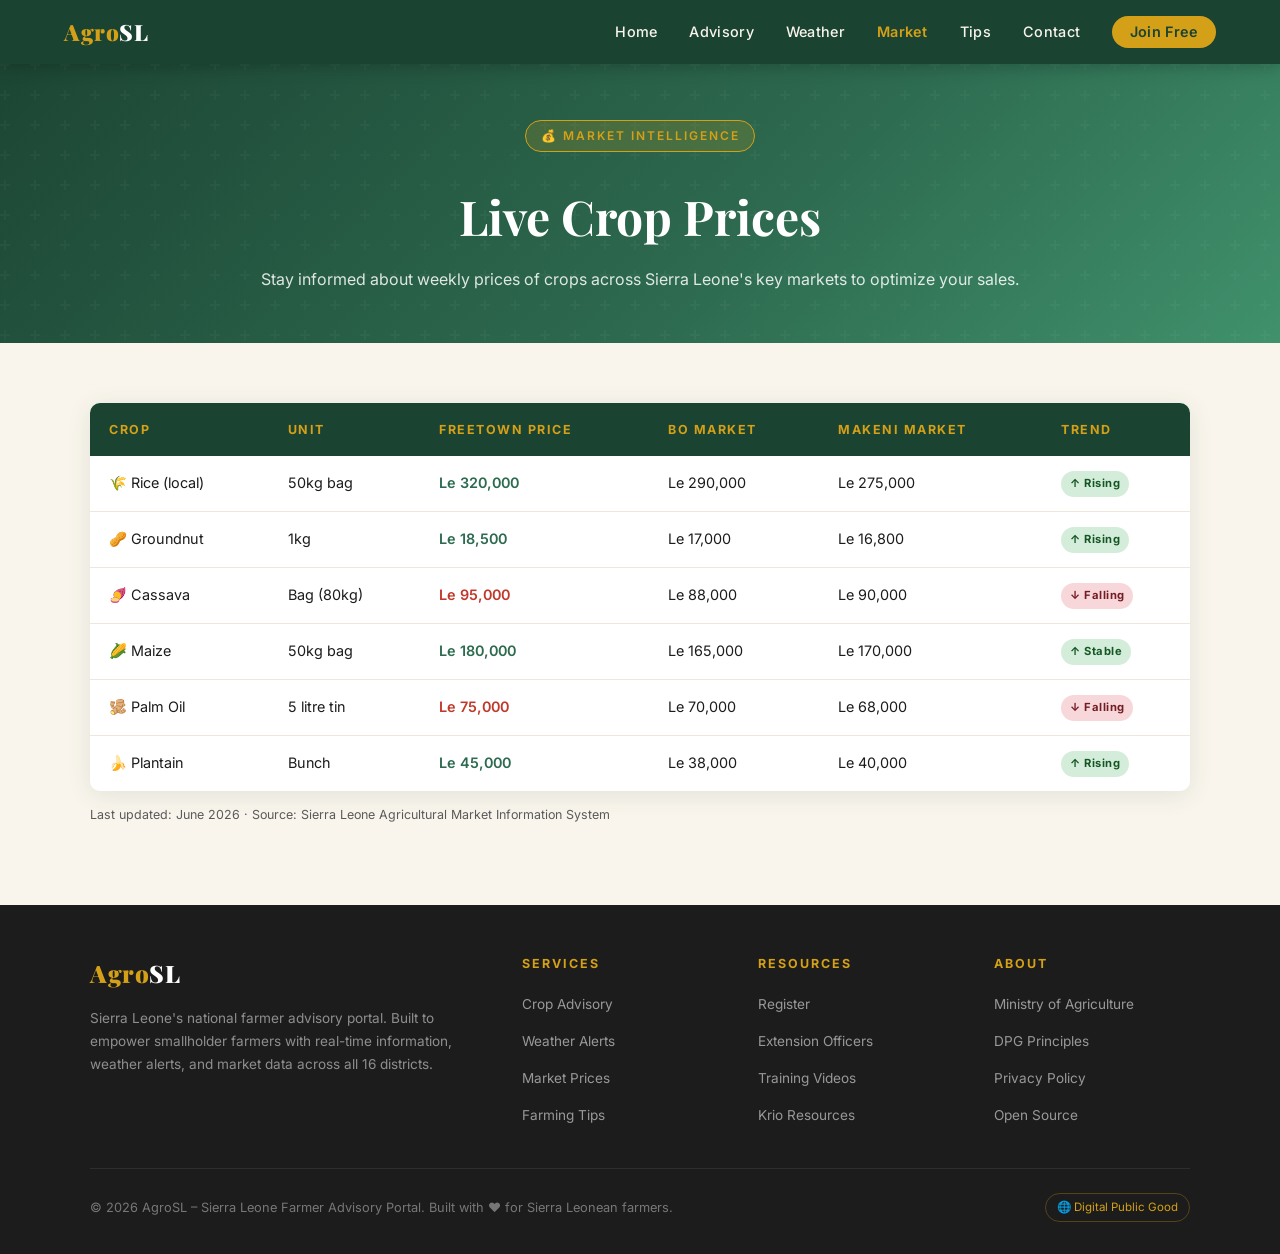
<file: market.html>
<!DOCTYPE html>
<html lang="en">
<head>
  <meta charset="UTF-8" />
  <meta name="viewport" content="width=device-width, initial-scale=1.0" />
  <title>Live Crop Prices – AgroSL | Sierra Leone</title>
  <link href="https://fonts.googleapis.com/css2?family=Playfair+Display:wght@600;700;900&family=Inter:wght@300;400;500;600&display=swap" rel="stylesheet" />
  <link rel="stylesheet" href="index.css" />
</head>
<body>

  <!-- NAV -->
  <nav>
    <a href="index.html" class="nav-logo">Agro<span>SL</span></a>
    <ul class="nav-links">
      <li><a href="index.html">Home</a></li>
      <li><a href="advisory.html">Advisory</a></li>
      <li><a href="weather.html">Weather</a></li>
      <li class="active"><a href="market.html">Market</a></li>
      <li><a href="tips.html">Tips</a></li>
      <li><a href="contact.html">Contact</a></li>
      <li><a href="register.html" class="nav-cta">Join Free</a></li>
    </ul>
    <button class="hamburger" id="hamburger" aria-label="Toggle menu">
      <span></span><span></span><span></span>
    </button>
  </nav>
  <div class="mobile-menu" id="mobileMenu">
    <a href="index.html" onclick="closeMobile()">Home</a>
    <a href="advisory.html" onclick="closeMobile()">Advisory</a>
    <a href="weather.html" onclick="closeMobile()">Weather</a>
    <a href="market.html" class="active" onclick="closeMobile()">Market</a>
    <a href="tips.html" onclick="closeMobile()">Tips</a>
    <a href="register.html" onclick="closeMobile()">Register Free</a>
    <a href="contact.html" onclick="closeMobile()">Contact</a>
  </div>

  <!-- PAGE HEADER -->
  <header class="page-header">
    <div class="page-header-content">
      <span class="hero-eyebrow">💰 Market Intelligence</span>
      <h1>Live Crop Prices</h1>
      <p>Stay informed about weekly prices of crops across Sierra Leone's key markets to optimize your sales.</p>
    </div>
  </header>

  <!-- MARKET PRICES TABLE -->
  <section id="market" style="padding-top: 60px;">
    <div class="max-w">
      <div class="market-table-wrap reveal">
        <table>
          <thead>
            <tr>
              <th>Crop</th>
              <th>Unit</th>
              <th>Freetown Price</th>
              <th>Bo Market</th>
              <th>Makeni Market</th>
              <th>Trend</th>
            </tr>
          </thead>
          <tbody>
            <tr>
              <td>🌾 Rice (local)</td>
              <td>50kg bag</td>
              <td class="price-up">Le 320,000</td>
              <td>Le 290,000</td>
              <td>Le 275,000</td>
              <td><span class="badge badge-up">↑ Rising</span></td>
            </tr>
            <tr>
              <td>🥜 Groundnut</td>
              <td>1kg</td>
              <td class="price-up">Le 18,500</td>
              <td>Le 17,000</td>
              <td>Le 16,800</td>
              <td><span class="badge badge-up">↑ Rising</span></td>
            </tr>
            <tr>
              <td>🍠 Cassava</td>
              <td>Bag (80kg)</td>
              <td class="price-down">Le 95,000</td>
              <td>Le 88,000</td>
              <td>Le 90,000</td>
              <td><span class="badge badge-down">↓ Falling</span></td>
            </tr>
            <tr>
              <td>🌽 Maize</td>
              <td>50kg bag</td>
              <td class="price-up">Le 180,000</td>
              <td>Le 165,000</td>
              <td>Le 170,000</td>
              <td><span class="badge badge-up">↑ Stable</span></td>
            </tr>
            <tr>
              <td>🫚 Palm Oil</td>
              <td>5 litre tin</td>
              <td class="price-down">Le 75,000</td>
              <td>Le 70,000</td>
              <td>Le 68,000</td>
              <td><span class="badge badge-down">↓ Falling</span></td>
            </tr>
            <tr>
              <td>🍌 Plantain</td>
              <td>Bunch</td>
              <td class="price-up">Le 45,000</td>
              <td>Le 38,000</td>
              <td>Le 40,000</td>
              <td><span class="badge badge-up">↑ Rising</span></td>
            </tr>
          </tbody>
        </table>
      </div>
      <p style="font-size:0.78rem;color:var(--muted);margin-top:0.8rem;">Last updated: June 2026 · Source: Sierra Leone Agricultural Market Information System</p>
    </div>
  </section>

  <!-- FOOTER -->
  <footer>
    <div class="footer-grid">
      <div class="footer-brand">
        <div class="nav-logo">Agro<span>SL</span></div>
        <p>Sierra Leone's national farmer advisory portal. Built to empower smallholder farmers with real-time information, weather alerts, and market data across all 16 districts.</p>
      </div>
      <div class="footer-col">
        <h5>Services</h5>
        <ul>
          <li><a href="advisory.html">Crop Advisory</a></li>
          <li><a href="weather.html">Weather Alerts</a></li>
          <li><a href="market.html">Market Prices</a></li>
          <li><a href="tips.html">Farming Tips</a></li>
        </ul>
      </div>
      <div class="footer-col">
        <h5>Resources</h5>
        <ul>
          <li><a href="register.html">Register</a></li>
          <li><a href="contact.html">Extension Officers</a></li>
          <li><a href="#">Training Videos</a></li>
          <li><a href="#">Krio Resources</a></li>
        </ul>
      </div>
      <div class="footer-col">
        <h5>About</h5>
        <ul>
          <li><a href="#">Ministry of Agriculture</a></li>
          <li><a href="#">DPG Principles</a></li>
          <li><a href="#">Privacy Policy</a></li>
          <li><a href="#">Open Source</a></li>
        </ul>
      </div>
    </div>
    <div class="footer-bottom">
      <p>© 2026 AgroSL – Sierra Leone Farmer Advisory Portal. Built with ❤️ for Sierra Leonean farmers.</p>
      <span class="dpg-badge">🌐 Digital Public Good</span>
    </div>
  </footer>

  <!-- SCRIPTS -->
  <script src="main.js"></script>
</body>
</html>
</file>
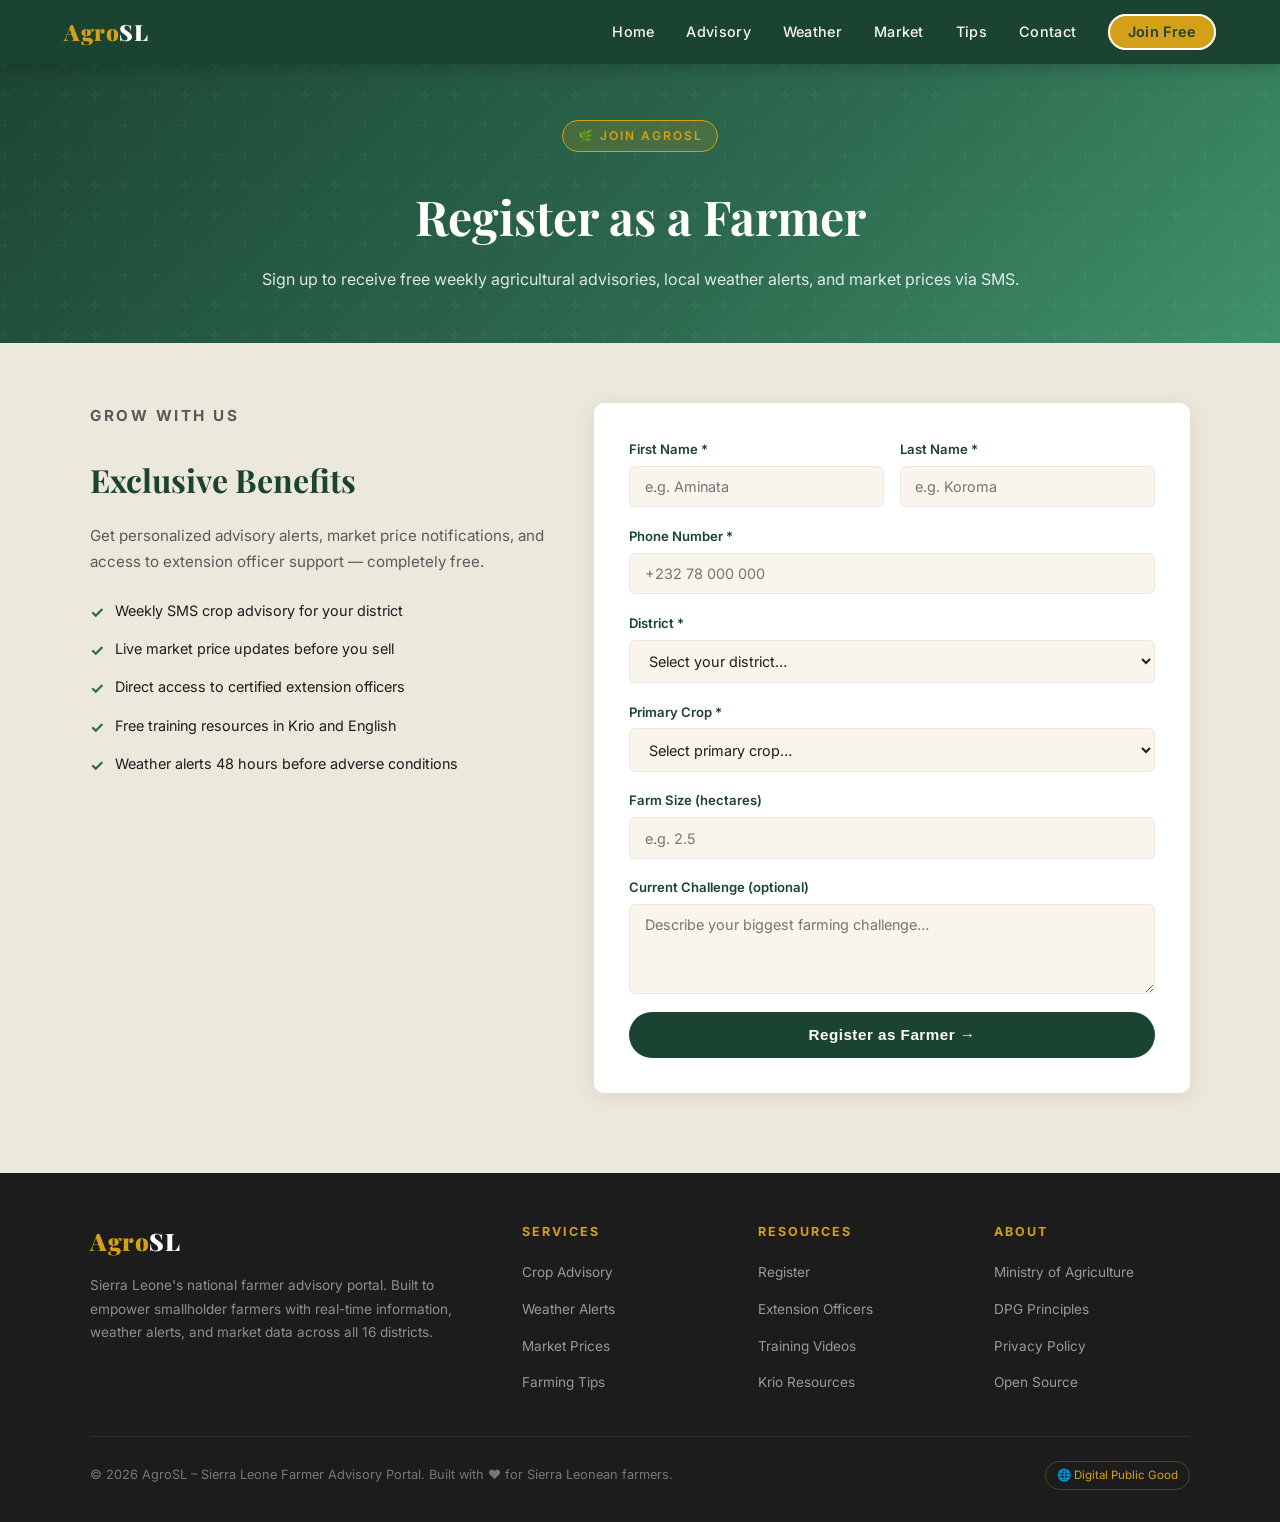
<file: register.html>
<!DOCTYPE html>
<html lang="en">
<head>
  <meta charset="UTF-8" />
  <meta name="viewport" content="width=device-width, initial-scale=1.0" />
  <title>Join AgroSL – Farmer Registration | Sierra Leone</title>
  <link href="https://fonts.googleapis.com/css2?family=Playfair+Display:wght@600;700;900&family=Inter:wght@300;400;500;600&display=swap" rel="stylesheet" />
  <link rel="stylesheet" href="index.css" />
</head>
<body>

  <!-- NAV -->
  <nav>
    <a href="index.html" class="nav-logo">Agro<span>SL</span></a>
    <ul class="nav-links">
      <li><a href="index.html">Home</a></li>
      <li><a href="advisory.html">Advisory</a></li>
      <li><a href="weather.html">Weather</a></li>
      <li><a href="market.html">Market</a></li>
      <li><a href="tips.html">Tips</a></li>
      <li><a href="contact.html">Contact</a></li>
      <li><a href="register.html" class="nav-cta active" style="border: 2px solid var(--white);">Join Free</a></li>
    </ul>
    <button class="hamburger" id="hamburger" aria-label="Toggle menu">
      <span></span><span></span><span></span>
    </button>
  </nav>
  <div class="mobile-menu" id="mobileMenu">
    <a href="index.html" onclick="closeMobile()">Home</a>
    <a href="advisory.html" onclick="closeMobile()">Advisory</a>
    <a href="weather.html" onclick="closeMobile()">Weather</a>
    <a href="market.html" onclick="closeMobile()">Market</a>
    <a href="tips.html" onclick="closeMobile()">Tips</a>
    <a href="register.html" class="active" onclick="closeMobile()">Register Free</a>
    <a href="contact.html" onclick="closeMobile()">Contact</a>
  </div>

  <!-- PAGE HEADER -->
  <header class="page-header">
    <div class="page-header-content">
      <span class="hero-eyebrow">🌿 Join AgroSL</span>
      <h1>Register as a Farmer</h1>
      <p>Sign up to receive free weekly agricultural advisories, local weather alerts, and market prices via SMS.</p>
    </div>
  </header>

  <!-- REGISTER FORM -->
  <section id="register" style="padding-top: 60px;">
    <div class="max-w">
      <div class="form-wrap">
        <div class="form-info">
          <p class="section-label">Grow with us</p>
          <h2>Exclusive Benefits</h2>
          <p>Get personalized advisory alerts, market price notifications, and access to extension officer support — completely free.</p>
          <ul class="benefit-list">
            <li>Weekly SMS crop advisory for your district</li>
            <li>Live market price updates before you sell</li>
            <li>Direct access to certified extension officers</li>
            <li>Free training resources in Krio and English</li>
            <li>Weather alerts 48 hours before adverse conditions</li>
          </ul>
        </div>
        <div>
          <form id="farmerForm" novalidate>
            <div class="form-row">
              <div class="field">
                <label for="fname">First Name *</label>
                <input type="text" id="fname" placeholder="e.g. Aminata" required />
              </div>
              <div class="field">
                <label for="lname">Last Name *</label>
                <input type="text" id="lname" placeholder="e.g. Koroma" required />
              </div>
            </div>
            <div class="field">
              <label for="phone">Phone Number *</label>
              <input type="tel" id="phone" placeholder="+232 78 000 000" required />
            </div>
            <div class="field">
              <label for="district">District *</label>
              <select id="district" required>
                <option value="">Select your district…</option>
                <option>Western Area Urban</option>
                <option>Western Area Rural</option>
                <option>Bo</option>
                <option>Bonthe</option>
                <option>Kenema</option>
                <option>Kailahun</option>
                <option>Kono</option>
                <option>Tonkolili</option>
                <option>Bombali</option>
                <option>Koinadugu</option>
                <option>Falaba</option>
                <option>Karene</option>
                <option>Port Loko</option>
                <option>Kambia</option>
                <option>Moyamba</option>
                <option>Pujehun</option>
              </select>
            </div>
            <div class="field">
              <label for="crop">Primary Crop *</label>
              <select id="crop" required>
                <option value="">Select primary crop…</option>
                <option>Rice</option>
                <option>Groundnut</option>
                <option>Cassava</option>
                <option>Maize</option>
                <option>Palm Oil</option>
                <option>Plantain</option>
                <option>Cocoa</option>
                <option>Coffee</option>
                <option>Other</option>
              </select>
            </div>
            <div class="field">
              <label for="farmsize">Farm Size (hectares)</label>
              <input type="number" id="farmsize" placeholder="e.g. 2.5" min="0.1" step="0.1" />
            </div>
            <div class="field">
              <label for="challenge">Current Challenge (optional)</label>
              <textarea id="challenge" placeholder="Describe your biggest farming challenge…"></textarea>
            </div>
            <button type="button" class="submit-btn" onclick="submitForm()">Register as Farmer →</button>
          </form>
          <div class="form-success" id="formSuccess">
            ✅ Registration successful! You'll receive your first SMS advisory within 24 hours.
          </div>
        </div>
      </div>
    </div>
  </section>

  <!-- FOOTER -->
  <footer>
    <div class="footer-grid">
      <div class="footer-brand">
        <div class="nav-logo">Agro<span>SL</span></div>
        <p>Sierra Leone's national farmer advisory portal. Built to empower smallholder farmers with real-time information, weather alerts, and market data across all 16 districts.</p>
      </div>
      <div class="footer-col">
        <h5>Services</h5>
        <ul>
          <li><a href="advisory.html">Crop Advisory</a></li>
          <li><a href="weather.html">Weather Alerts</a></li>
          <li><a href="market.html">Market Prices</a></li>
          <li><a href="tips.html">Farming Tips</a></li>
        </ul>
      </div>
      <div class="footer-col">
        <h5>Resources</h5>
        <ul>
          <li><a href="register.html">Register</a></li>
          <li><a href="contact.html">Extension Officers</a></li>
          <li><a href="#">Training Videos</a></li>
          <li><a href="#">Krio Resources</a></li>
        </ul>
      </div>
      <div class="footer-col">
        <h5>About</h5>
        <ul>
          <li><a href="#">Ministry of Agriculture</a></li>
          <li><a href="#">DPG Principles</a></li>
          <li><a href="#">Privacy Policy</a></li>
          <li><a href="#">Open Source</a></li>
        </ul>
      </div>
    </div>
    <div class="footer-bottom">
      <p>© 2026 AgroSL – Sierra Leone Farmer Advisory Portal. Built with ❤️ for Sierra Leonean farmers.</p>
      <span class="dpg-badge">🌐 Digital Public Good</span>
    </div>
  </footer>

  <!-- SCRIPTS -->
  <script src="main.js"></script>
  <script>
    // --- Farmer Registration Form ---
    function submitForm() {
      const fname = document.getElementById('fname').value.trim();
      const lname = document.getElementById('lname').value.trim();
      const phone = document.getElementById('phone').value.trim();
      const district = document.getElementById('district').value;
      const crop = document.getElementById('crop').value;
      if (!fname || !lname || !phone || !district || !crop) {
        alert('Please fill in all required fields (marked with *).');
        return;
      }
      document.getElementById('farmerForm').style.display = 'none';
      document.getElementById('formSuccess').style.display = 'block';
    }
  </script>
</body>
</html>
</file>
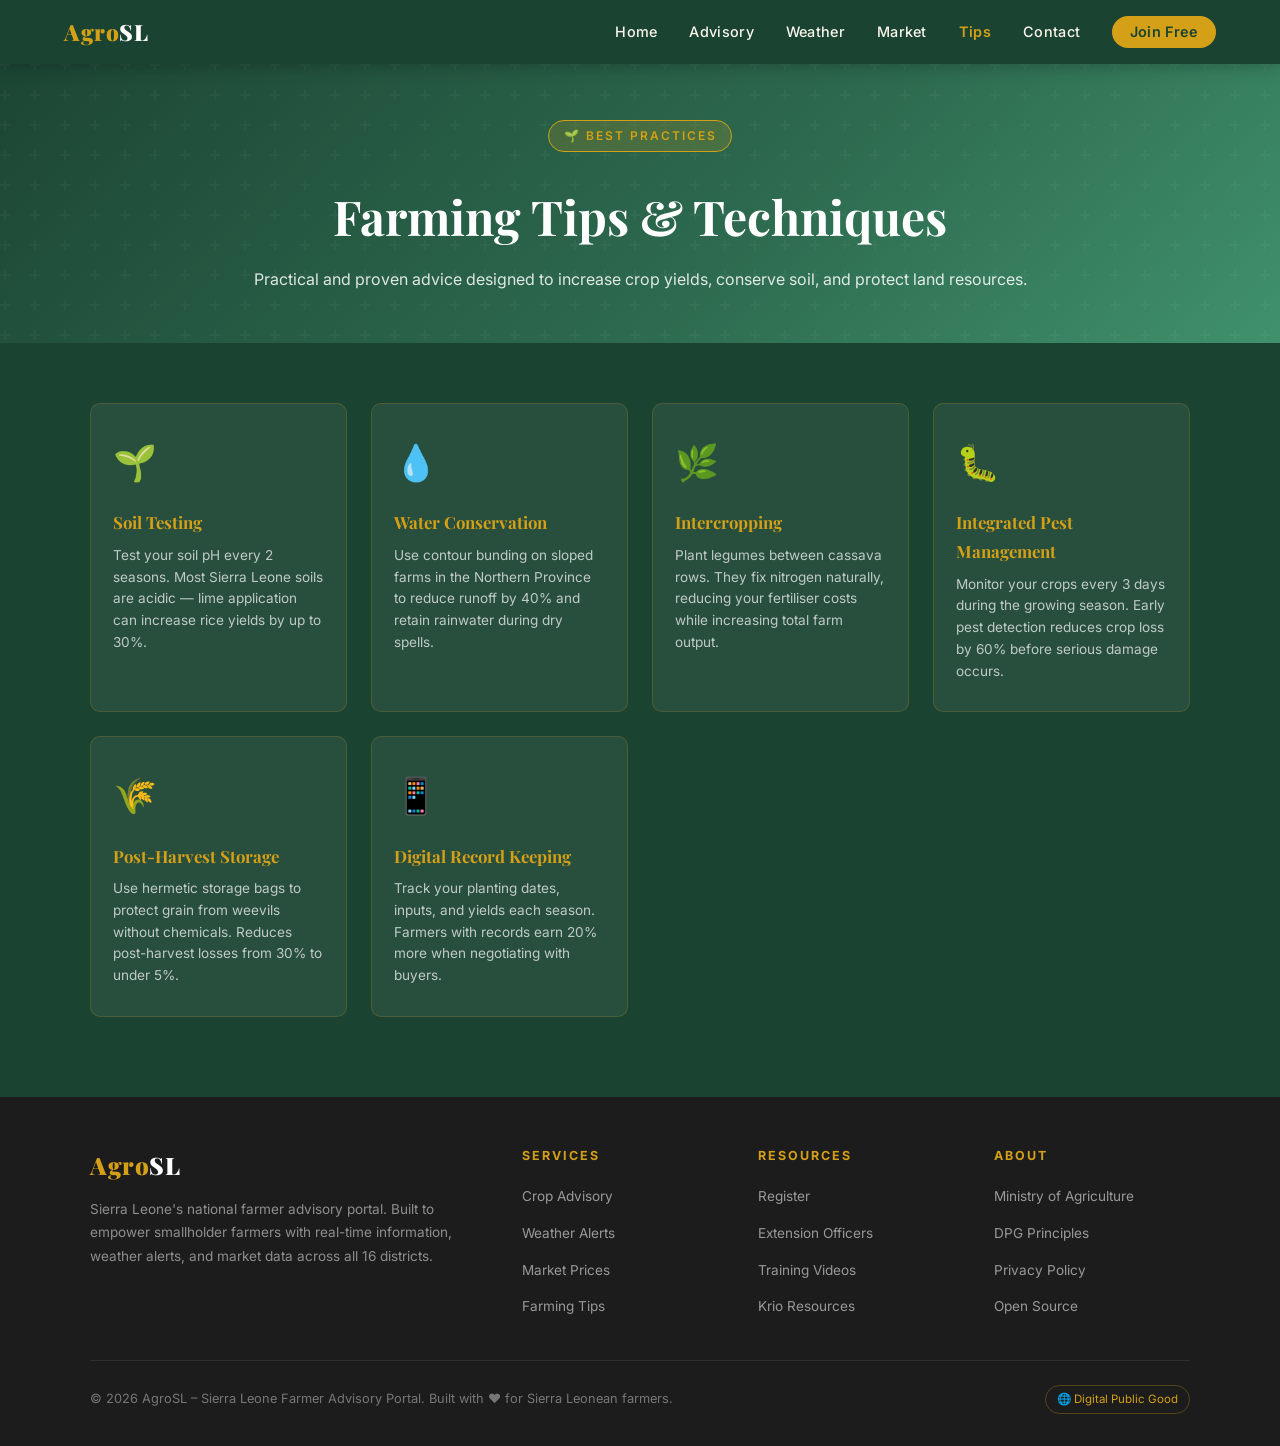
<file: tips.html>
<!DOCTYPE html>
<html lang="en">
<head>
  <meta charset="UTF-8" />
  <meta name="viewport" content="width=device-width, initial-scale=1.0" />
  <title>Farming Tips & Best Practices – AgroSL | Sierra Leone</title>
  <link href="https://fonts.googleapis.com/css2?family=Playfair+Display:wght@600;700;900&family=Inter:wght@300;400;500;600&display=swap" rel="stylesheet" />
  <link rel="stylesheet" href="index.css" />
</head>
<body>

  <!-- NAV -->
  <nav>
    <a href="index.html" class="nav-logo">Agro<span>SL</span></a>
    <ul class="nav-links">
      <li><a href="index.html">Home</a></li>
      <li><a href="advisory.html">Advisory</a></li>
      <li><a href="weather.html">Weather</a></li>
      <li><a href="market.html">Market</a></li>
      <li class="active"><a href="tips.html">Tips</a></li>
      <li><a href="contact.html">Contact</a></li>
      <li><a href="register.html" class="nav-cta">Join Free</a></li>
    </ul>
    <button class="hamburger" id="hamburger" aria-label="Toggle menu">
      <span></span><span></span><span></span>
    </button>
  </nav>
  <div class="mobile-menu" id="mobileMenu">
    <a href="index.html" onclick="closeMobile()">Home</a>
    <a href="advisory.html" onclick="closeMobile()">Advisory</a>
    <a href="weather.html" onclick="closeMobile()">Weather</a>
    <a href="market.html" onclick="closeMobile()">Market</a>
    <a href="tips.html" class="active" onclick="closeMobile()">Tips</a>
    <a href="register.html" onclick="closeMobile()">Register Free</a>
    <a href="contact.html" onclick="closeMobile()">Contact</a>
  </div>

  <!-- PAGE HEADER -->
  <header class="page-header">
    <div class="page-header-content">
      <span class="hero-eyebrow">🌱 Best Practices</span>
      <h1>Farming Tips & Techniques</h1>
      <p>Practical and proven advice designed to increase crop yields, conserve soil, and protect land resources.</p>
    </div>
  </header>

  <!-- TIPS SECTION -->
  <section id="tips" style="padding-top: 60px;">
    <div class="max-w">
      <div class="tips-grid">
        <div class="tip-card reveal">
          <div class="tip-icon">🌱</div>
          <h4>Soil Testing</h4>
          <p>Test your soil pH every 2 seasons. Most Sierra Leone soils are acidic — lime application can increase rice yields by up to 30%.</p>
        </div>
        <div class="tip-card reveal">
          <div class="tip-icon">💧</div>
          <h4>Water Conservation</h4>
          <p>Use contour bunding on sloped farms in the Northern Province to reduce runoff by 40% and retain rainwater during dry spells.</p>
        </div>
        <div class="tip-card reveal">
          <div class="tip-icon">🌿</div>
          <h4>Intercropping</h4>
          <p>Plant legumes between cassava rows. They fix nitrogen naturally, reducing your fertiliser costs while increasing total farm output.</p>
        </div>
        <div class="tip-card reveal">
          <div class="tip-icon">🐛</div>
          <h4>Integrated Pest Management</h4>
          <p>Monitor your crops every 3 days during the growing season. Early pest detection reduces crop loss by 60% before serious damage occurs.</p>
        </div>
        <div class="tip-card reveal">
          <div class="tip-icon">🌾</div>
          <h4>Post-Harvest Storage</h4>
          <p>Use hermetic storage bags to protect grain from weevils without chemicals. Reduces post-harvest losses from 30% to under 5%.</p>
        </div>
        <div class="tip-card reveal">
          <div class="tip-icon">📱</div>
          <h4>Digital Record Keeping</h4>
          <p>Track your planting dates, inputs, and yields each season. Farmers with records earn 20% more when negotiating with buyers.</p>
        </div>
      </div>
    </div>
  </section>

  <!-- FOOTER -->
  <footer>
    <div class="footer-grid">
      <div class="footer-brand">
        <div class="nav-logo">Agro<span>SL</span></div>
        <p>Sierra Leone's national farmer advisory portal. Built to empower smallholder farmers with real-time information, weather alerts, and market data across all 16 districts.</p>
      </div>
      <div class="footer-col">
        <h5>Services</h5>
        <ul>
          <li><a href="advisory.html">Crop Advisory</a></li>
          <li><a href="weather.html">Weather Alerts</a></li>
          <li><a href="market.html">Market Prices</a></li>
          <li><a href="tips.html">Farming Tips</a></li>
        </ul>
      </div>
      <div class="footer-col">
        <h5>Resources</h5>
        <ul>
          <li><a href="register.html">Register</a></li>
          <li><a href="contact.html">Extension Officers</a></li>
          <li><a href="#">Training Videos</a></li>
          <li><a href="#">Krio Resources</a></li>
        </ul>
      </div>
      <div class="footer-col">
        <h5>About</h5>
        <ul>
          <li><a href="#">Ministry of Agriculture</a></li>
          <li><a href="#">DPG Principles</a></li>
          <li><a href="#">Privacy Policy</a></li>
          <li><a href="#">Open Source</a></li>
        </ul>
      </div>
    </div>
    <div class="footer-bottom">
      <p>© 2026 AgroSL – Sierra Leone Farmer Advisory Portal. Built with ❤️ for Sierra Leonean farmers.</p>
      <span class="dpg-badge">🌐 Digital Public Good</span>
    </div>
  </footer>

  <!-- SCRIPTS -->
  <script src="main.js"></script>
</body>
</html>
</file>
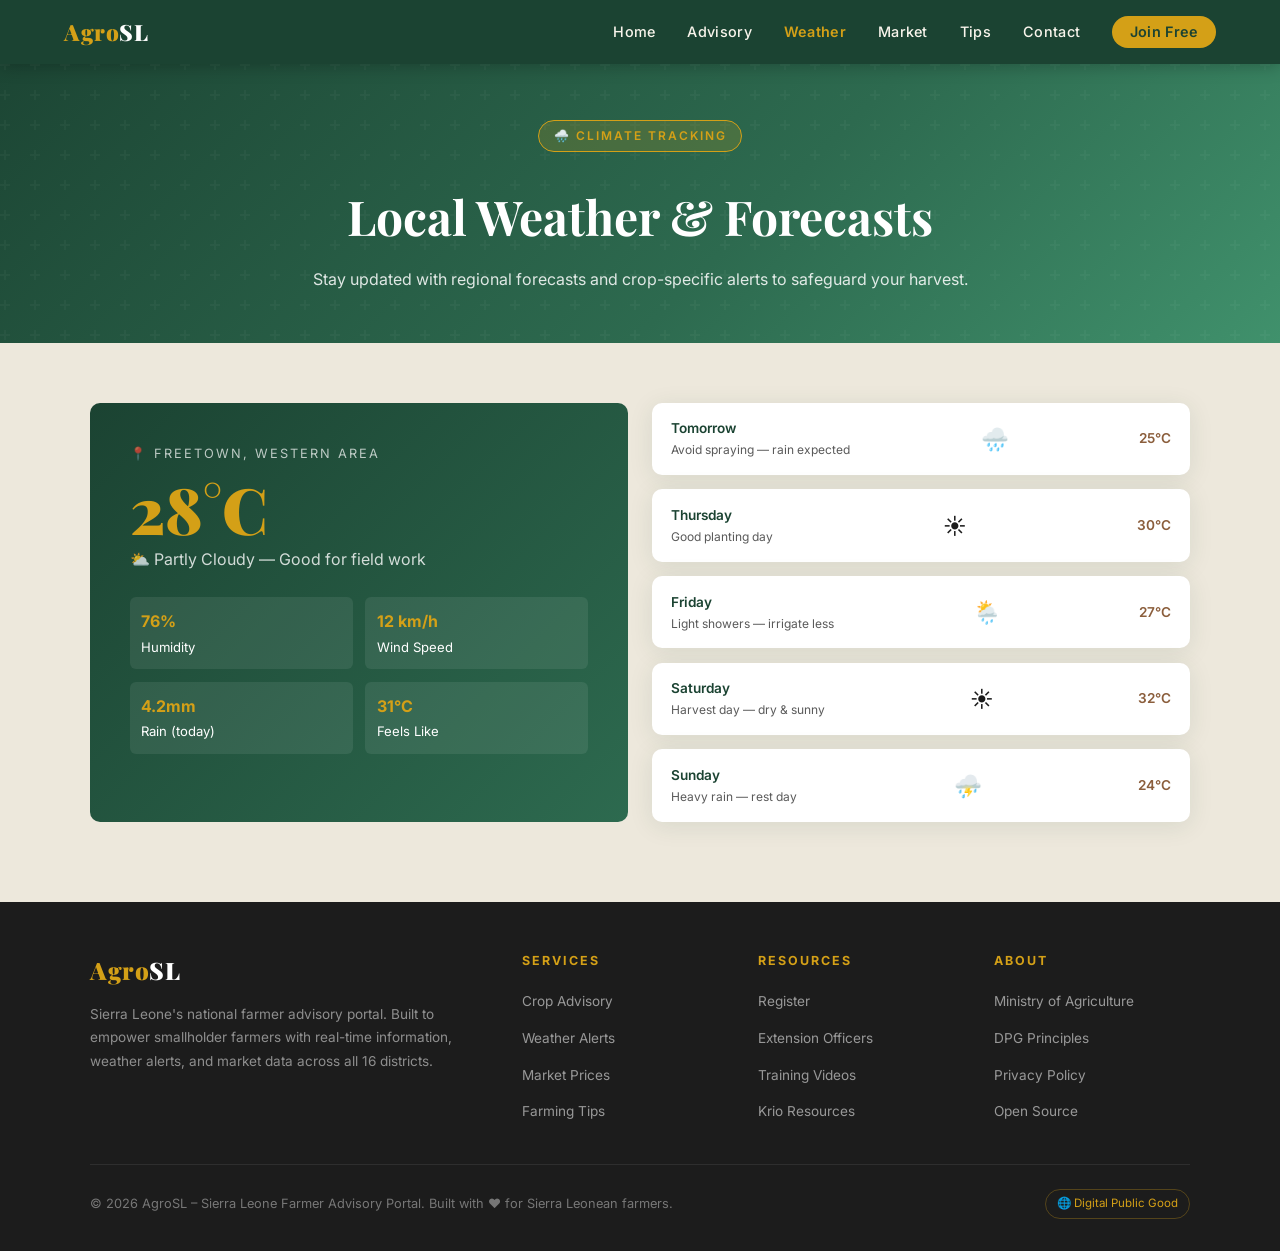
<file: weather.html>
<!DOCTYPE html>
<html lang="en">
<head>
  <meta charset="UTF-8" />
  <meta name="viewport" content="width=device-width, initial-scale=1.0" />
  <title>Local Weather Alerts – AgroSL | Sierra Leone</title>
  <link href="https://fonts.googleapis.com/css2?family=Playfair+Display:wght@600;700;900&family=Inter:wght@300;400;500;600&display=swap" rel="stylesheet" />
  <link rel="stylesheet" href="index.css" />
</head>
<body>

  <!-- NAV -->
  <nav>
    <a href="index.html" class="nav-logo">Agro<span>SL</span></a>
    <ul class="nav-links">
      <li><a href="index.html">Home</a></li>
      <li><a href="advisory.html">Advisory</a></li>
      <li class="active"><a href="weather.html">Weather</a></li>
      <li><a href="market.html">Market</a></li>
      <li><a href="tips.html">Tips</a></li>
      <li><a href="contact.html">Contact</a></li>
      <li><a href="register.html" class="nav-cta">Join Free</a></li>
    </ul>
    <button class="hamburger" id="hamburger" aria-label="Toggle menu">
      <span></span><span></span><span></span>
    </button>
  </nav>
  <div class="mobile-menu" id="mobileMenu">
    <a href="index.html" onclick="closeMobile()">Home</a>
    <a href="advisory.html" onclick="closeMobile()">Advisory</a>
    <a href="weather.html" class="active" onclick="closeMobile()">Weather</a>
    <a href="market.html" onclick="closeMobile()">Market</a>
    <a href="tips.html" onclick="closeMobile()">Tips</a>
    <a href="register.html" onclick="closeMobile()">Register Free</a>
    <a href="contact.html" onclick="closeMobile()">Contact</a>
  </div>

  <!-- PAGE HEADER -->
  <header class="page-header">
    <div class="page-header-content">
      <span class="hero-eyebrow">🌧️ Climate Tracking</span>
      <h1>Local Weather & Forecasts</h1>
      <p>Stay updated with regional forecasts and crop-specific alerts to safeguard your harvest.</p>
    </div>
  </header>

  <!-- WEATHER SECTION -->
  <section id="weather" style="padding-top: 60px;">
    <div class="max-w">
      <div class="weather-grid">
        <div class="weather-main reveal">
          <p class="location">📍 Freetown, Western Area</p>
          <div class="temp">28°C</div>
          <div class="condition">⛅ Partly Cloudy — Good for field work</div>
          <div class="weather-details">
            <div class="w-detail"><strong>76%</strong>Humidity</div>
            <div class="w-detail"><strong>12 km/h</strong>Wind Speed</div>
            <div class="w-detail"><strong>4.2mm</strong>Rain (today)</div>
            <div class="w-detail"><strong>31°C</strong>Feels Like</div>
          </div>
        </div>
        <div class="forecast-list reveal">
          <div class="forecast-item">
            <div><div class="fc-day">Tomorrow</div><div class="fc-advice">Avoid spraying — rain expected</div></div>
            <div class="fc-icon">🌧️</div>
            <div class="fc-temp">25°C</div>
          </div>
          <div class="forecast-item">
            <div><div class="fc-day">Thursday</div><div class="fc-advice">Good planting day</div></div>
            <div class="fc-icon">☀️</div>
            <div class="fc-temp">30°C</div>
          </div>
          <div class="forecast-item">
            <div><div class="fc-day">Friday</div><div class="fc-advice">Light showers — irrigate less</div></div>
            <div class="fc-icon">🌦️</div>
            <div class="fc-temp">27°C</div>
          </div>
          <div class="forecast-item">
            <div><div class="fc-day">Saturday</div><div class="fc-advice">Harvest day — dry & sunny</div></div>
            <div class="fc-icon">☀️</div>
            <div class="fc-temp">32°C</div>
          </div>
          <div class="forecast-item">
            <div><div class="fc-day">Sunday</div><div class="fc-advice">Heavy rain — rest day</div></div>
            <div class="fc-icon">⛈️</div>
            <div class="fc-temp">24°C</div>
          </div>
        </div>
      </div>
    </div>
  </section>

  <!-- FOOTER -->
  <footer>
    <div class="footer-grid">
      <div class="footer-brand">
        <div class="nav-logo">Agro<span>SL</span></div>
        <p>Sierra Leone's national farmer advisory portal. Built to empower smallholder farmers with real-time information, weather alerts, and market data across all 16 districts.</p>
      </div>
      <div class="footer-col">
        <h5>Services</h5>
        <ul>
          <li><a href="advisory.html">Crop Advisory</a></li>
          <li><a href="weather.html">Weather Alerts</a></li>
          <li><a href="market.html">Market Prices</a></li>
          <li><a href="tips.html">Farming Tips</a></li>
        </ul>
      </div>
      <div class="footer-col">
        <h5>Resources</h5>
        <ul>
          <li><a href="register.html">Register</a></li>
          <li><a href="contact.html">Extension Officers</a></li>
          <li><a href="#">Training Videos</a></li>
          <li><a href="#">Krio Resources</a></li>
        </ul>
      </div>
      <div class="footer-col">
        <h5>About</h5>
        <ul>
          <li><a href="#">Ministry of Agriculture</a></li>
          <li><a href="#">DPG Principles</a></li>
          <li><a href="#">Privacy Policy</a></li>
          <li><a href="#">Open Source</a></li>
        </ul>
      </div>
    </div>
    <div class="footer-bottom">
      <p>© 2026 AgroSL – Sierra Leone Farmer Advisory Portal. Built with ❤️ for Sierra Leonean farmers.</p>
      <span class="dpg-badge">🌐 Digital Public Good</span>
    </div>
  </footer>

  <!-- SCRIPTS -->
  <script src="main.js"></script>
</body>
</html>
</file>
<file: index.css>
/* ── TOKENS ── */
:root {
  --green-deep:   #1B4332;
  --green-mid:    #2D6A4F;
  --green-light:  #52B788;
  --soil:         #8B5E3C;
  --gold:         #D4A017;
  --cream:        #F9F5EC;
  --cream-dark:   #EDE8DC;
  --charcoal:     #1C1C1C;
  --muted:        #5A5A5A;
  --white:        #FFFFFF;
  --radius:       10px;
  --shadow:       0 4px 24px rgba(27,67,50,0.10);
}

/* ── RESET ── */
*, *::before, *::after { box-sizing: border-box; margin: 0; padding: 0; }
html { scroll-behavior: smooth; }
body {
  font-family: 'Inter', sans-serif;
  background: var(--cream);
  color: var(--charcoal);
  line-height: 1.7;
}
img { max-width: 100%; display: block; }
a { text-decoration: none; color: inherit; }

/* ── NAV ── */
nav {
  position: fixed; top: 0; left: 0; right: 0; z-index: 999;
  background: var(--green-deep);
  display: flex; align-items: center; justify-content: space-between;
  padding: 0 5%;
  height: 64px;
  box-shadow: 0 2px 16px rgba(0,0,0,0.25);
}
.nav-logo {
  font-family: 'Playfair Display', serif;
  font-size: 1.4rem;
  color: var(--gold);
  font-weight: 900;
  letter-spacing: 0.5px;
}
.nav-logo span { color: var(--white); }
.nav-links { display: flex; gap: 2rem; list-style: none; }
.nav-links a {
  color: var(--cream);
  font-size: 0.9rem;
  font-weight: 500;
  letter-spacing: 0.3px;
  transition: color 0.2s;
}
.nav-links a:hover { color: var(--gold); }
.nav-links li.active a { color: var(--gold); font-weight: 600; }
.nav-cta {
  background: var(--gold);
  color: var(--green-deep) !important;
  padding: 0.45rem 1.1rem;
  border-radius: 20px;
  font-weight: 600 !important;
}
.hamburger {
  display: none; flex-direction: column; gap: 5px; cursor: pointer; background: none; border: none; padding: 4px;
}
.hamburger span { width: 24px; height: 2px; background: var(--cream); display: block; transition: all 0.3s; }
.mobile-menu {
  display: none; flex-direction: column;
  background: var(--green-deep);
  position: fixed; top: 64px; left: 0; right: 0; z-index: 998;
  padding: 1.5rem 5%;
  gap: 1.2rem;
}
.mobile-menu.open { display: flex; }
.mobile-menu a { color: var(--cream); font-size: 1rem; font-weight: 500; }
.mobile-menu a.active { color: var(--gold); }

/* ── HERO ── */
.hero {
  min-height: 100vh;
  background: linear-gradient(135deg, var(--green-deep) 0%, var(--green-mid) 60%, #40916C 100%);
  display: flex; align-items: center;
  padding: 100px 5% 60px;
  position: relative;
  overflow: hidden;
}
.hero::before {
  content: '';
  position: absolute; inset: 0;
  background: url("data:image/svg+xml,%3Csvg width='60' height='60' viewBox='0 0 60 60' xmlns='http://www.w3.org/2000/svg'%3E%3Cg fill='none' fill-rule='evenodd'%3E%3Cg fill='%23ffffff' fill-opacity='0.03'%3E%3Cpath d='M36 34v-4h-2v4h-4v2h4v4h2v-4h4v-2h-4zm0-30V0h-2v4h-4v2h4v4h2V6h4V4h-4zM6 34v-4H4v4H0v2h4v4h2v-4h4v-2H6zM6 4V0H4v4H0v2h4v4h2V6h4V4H6z'/%3E%3C/g%3E%3C/g%3E%3C/svg%3E");
}
.hero-content { max-width: 640px; position: relative; z-index: 1; }
.hero-eyebrow {
  display: inline-block;
  background: rgba(212,160,23,0.18);
  border: 1px solid var(--gold);
  color: var(--gold);
  font-size: 0.75rem;
  font-weight: 600;
  letter-spacing: 2px;
  text-transform: uppercase;
  padding: 0.3rem 0.9rem;
  border-radius: 20px;
  margin-bottom: 1.5rem;
}
.hero h1 {
  font-family: 'Playfair Display', serif;
  font-size: clamp(2.4rem, 5vw, 3.8rem);
  color: var(--white);
  line-height: 1.15;
  margin-bottom: 1.25rem;
}
.hero h1 em { color: var(--gold); font-style: normal; }
.hero p {
  color: rgba(255,255,255,0.80);
  font-size: 1.05rem;
  max-width: 520px;
  margin-bottom: 2.2rem;
}
.hero-btns { display: flex; gap: 1rem; flex-wrap: wrap; }
.btn-primary {
  background: var(--gold);
  color: var(--green-deep);
  padding: 0.8rem 1.8rem;
  border-radius: 30px;
  font-weight: 700;
  font-size: 0.95rem;
  transition: transform 0.2s, box-shadow 0.2s;
  border: none; cursor: pointer;
}
.btn-primary:hover { transform: translateY(-2px); box-shadow: 0 6px 20px rgba(212,160,23,0.4); }
.btn-outline {
  border: 2px solid rgba(255,255,255,0.5);
  color: var(--white);
  padding: 0.8rem 1.8rem;
  border-radius: 30px;
  font-weight: 600;
  font-size: 0.95rem;
  transition: border-color 0.2s, background 0.2s;
  background: transparent; cursor: pointer;
}
.btn-outline:hover { border-color: var(--white); background: rgba(255,255,255,0.08); }
.hero-stats {
  display: flex; gap: 2.5rem; margin-top: 3.5rem; flex-wrap: wrap;
}
.stat-item { color: var(--cream); }
.stat-num {
  font-family: 'Playfair Display', serif;
  font-size: 2rem; font-weight: 900;
  color: var(--gold);
  display: block;
}
.stat-label { font-size: 0.78rem; opacity: 0.7; text-transform: uppercase; letter-spacing: 1px; }

/* ── STANDALONE PAGE HEADER ── */
.page-header {
  background: linear-gradient(135deg, var(--green-deep) 0%, var(--green-mid) 60%, #40916C 100%);
  padding: 120px 5% 50px;
  color: var(--white);
  text-align: center;
  position: relative;
}
.page-header::before {
  content: '';
  position: absolute; inset: 0;
  background: url("data:image/svg+xml,%3Csvg width='60' height='60' viewBox='0 0 60 60' xmlns='http://www.w3.org/2000/svg'%3E%3Cg fill='none' fill-rule='evenodd'%3E%3Cg fill='%23ffffff' fill-opacity='0.03'%3E%3Cpath d='M36 34v-4h-2v4h-4v2h4v4h2v-4h4v-2h-4zm0-30V0h-2v4h-4v2h4v4h2V6h4V4h-4zM6 34v-4H4v4H0v2h4v4h2v-4h4v-2H6zM6 4V0H4v4H0v2h4v4h2V6h4V4H6z'/%3E%3C/g%3E%3C/g%3E%3C/svg%3E");
}
.page-header-content {
  position: relative;
  z-index: 1;
  max-width: 800px;
  margin: 0 auto;
}
.page-header h1 {
  font-family: 'Playfair Display', serif;
  font-size: clamp(2rem, 4vw, 3rem);
  color: var(--white);
  margin-bottom: 0.5rem;
}
.page-header p {
  color: rgba(255, 255, 255, 0.85);
  font-size: 1rem;
}

/* ── TODAY'S ADVISORY (Signature Feature) ── */
.advisory-strip {
  background: var(--green-deep);
  padding: 2.5rem 5%;
}
.advisory-inner {
  max-width: 1100px; margin: 0 auto;
  display: grid; grid-template-columns: auto 1fr auto;
  align-items: center; gap: 2rem;
  background: rgba(255,255,255,0.05);
  border: 1px solid rgba(212,160,23,0.3);
  border-radius: var(--radius);
  padding: 1.6rem 2rem;
}
.advisory-label {
  font-size: 0.7rem; font-weight: 700; letter-spacing: 2px;
  text-transform: uppercase; color: var(--gold);
  writing-mode: vertical-rl; transform: rotate(180deg);
}
.advisory-text {
  color: var(--white);
}
.advisory-text h3 {
  font-family: 'Playfair Display', serif;
  font-size: 1.25rem; margin-bottom: 0.3rem; color: var(--gold);
}
.advisory-text p { font-size: 0.95rem; opacity: 0.85; }
.advisory-nav { display: flex; flex-direction: column; gap: 0.5rem; }
.adv-btn {
  background: rgba(212,160,23,0.15);
  border: 1px solid var(--gold);
  color: var(--gold);
  width: 36px; height: 36px;
  border-radius: 50%; cursor: pointer;
  font-size: 1rem; display: flex; align-items: center; justify-content: center;
  transition: background 0.2s;
}
.adv-btn:hover { background: var(--gold); color: var(--green-deep); }

/* ── SECTIONS COMMON ── */
section { padding: 80px 5%; }
.section-label {
  font-size: 0.72rem; font-weight: 700; letter-spacing: 2.5px;
  text-transform: uppercase; color: var(--green-mid);
  margin-bottom: 0.6rem;
}
.section-title {
  font-family: 'Playfair Display', serif;
  font-size: clamp(1.8rem, 3.5vw, 2.6rem);
  color: var(--green-deep);
  line-height: 1.2;
  margin-bottom: 1rem;
}
.section-sub {
  color: var(--muted); font-size: 1rem; max-width: 560px; margin-bottom: 3rem;
}
.max-w { max-width: 1100px; margin: 0 auto; }

/* ── CROPS / ADVISORY CARDS ── */
#advisory { background: var(--cream); }
.cards-grid {
  display: grid;
  grid-template-columns: repeat(auto-fit, minmax(260px, 1fr));
  gap: 1.5rem;
}
.card {
  background: var(--white);
  border-radius: var(--radius);
  overflow: hidden;
  box-shadow: var(--shadow);
  transition: transform 0.2s, box-shadow 0.2s;
}
.card:hover { transform: translateY(-4px); box-shadow: 0 10px 32px rgba(27,67,50,0.14); }
.card-img {
  height: 170px;
  display: flex; align-items: center; justify-content: center;
  font-size: 4rem;
}
.card-body { padding: 1.2rem 1.4rem 1.6rem; }
.card-tag {
  font-size: 0.7rem; font-weight: 700; letter-spacing: 1.5px;
  text-transform: uppercase; color: var(--green-mid);
  margin-bottom: 0.4rem; display: block;
}
.card-body h3 {
  font-family: 'Playfair Display', serif;
  font-size: 1.15rem; color: var(--green-deep); margin-bottom: 0.6rem;
}
.card-body p { font-size: 0.88rem; color: var(--muted); line-height: 1.6; }

/* ── WEATHER ── */
#weather { background: var(--cream-dark); }
.weather-grid {
  display: grid; grid-template-columns: 1fr 1fr; gap: 1.5rem;
}
.weather-main {
  background: linear-gradient(135deg, var(--green-deep), var(--green-mid));
  border-radius: var(--radius);
  padding: 2.5rem;
  color: var(--white);
}
.weather-main .location {
  font-size: 0.8rem; letter-spacing: 2px; text-transform: uppercase;
  opacity: 0.7; margin-bottom: 0.8rem;
}
.weather-main .temp {
  font-family: 'Playfair Display', serif;
  font-size: 4rem; font-weight: 900; color: var(--gold);
  line-height: 1;
}
.weather-main .condition { font-size: 1rem; opacity: 0.8; margin-top: 0.3rem; }
.weather-details {
  display: grid; grid-template-columns: 1fr 1fr; gap: 0.8rem; margin-top: 1.5rem;
}
.w-detail {
  background: rgba(255,255,255,0.08);
  border-radius: 6px; padding: 0.7rem;
  font-size: 0.82rem;
}
.w-detail strong { display: block; font-size: 1rem; color: var(--gold); }
.forecast-list { display: flex; flex-direction: column; gap: 0.9rem; }
.forecast-item {
  background: var(--white);
  border-radius: var(--radius);
  padding: 0.9rem 1.2rem;
  display: flex; align-items: center; justify-content: space-between;
  box-shadow: var(--shadow);
}
.fc-day { font-size: 0.85rem; font-weight: 600; color: var(--green-deep); }
.fc-icon { font-size: 1.4rem; }
.fc-temp { font-size: 0.85rem; font-weight: 600; color: var(--soil); }
.fc-advice { font-size: 0.75rem; color: var(--muted); }

/* ── MARKET PRICES ── */
#market { background: var(--cream); }
.market-table-wrap { overflow-x: auto; border-radius: var(--radius); box-shadow: var(--shadow); }
table {
  width: 100%; border-collapse: collapse;
  background: var(--white); min-width: 560px;
}
thead { background: var(--green-deep); }
th {
  padding: 1rem 1.2rem; text-align: left;
  color: var(--gold); font-size: 0.78rem;
  font-weight: 700; letter-spacing: 1.5px; text-transform: uppercase;
}
td { padding: 0.9rem 1.2rem; border-bottom: 1px solid var(--cream-dark); font-size: 0.9rem; }
tr:last-child td { border-bottom: none; }
tr:hover td { background: var(--cream); }
.price-up { color: #2D6A4F; font-weight: 600; }
.price-down { color: #C0392B; font-weight: 600; }
.badge {
  display: inline-block; font-size: 0.7rem; font-weight: 700;
  padding: 0.2rem 0.55rem; border-radius: 20px; letter-spacing: 0.5px;
}
.badge-up { background: #D4EDDA; color: #155724; }
.badge-down { background: #F8D7DA; color: #721C24; }

/* ── TIPS SECTION ── */
#tips { background: var(--green-deep); }
#tips .section-label { color: var(--gold); opacity: 0.7; }
#tips .section-title { color: var(--white); }
#tips .section-sub { color: rgba(255,255,255,0.65); }
.tips-grid {
  display: grid; grid-template-columns: repeat(auto-fit, minmax(220px, 1fr)); gap: 1.5rem;
}
.tip-card {
  background: rgba(255,255,255,0.06);
  border: 1px solid rgba(212,160,23,0.2);
  border-radius: var(--radius);
  padding: 1.8rem 1.4rem;
  transition: background 0.2s;
}
.tip-card:hover { background: rgba(255,255,255,0.1); }
.tip-icon { font-size: 2.2rem; margin-bottom: 1rem; }
.tip-card h4 {
  font-family: 'Playfair Display', serif;
  font-size: 1.05rem; color: var(--gold); margin-bottom: 0.5rem;
}
.tip-card p { font-size: 0.85rem; color: rgba(255,255,255,0.70); line-height: 1.6; }

/* ── REGISTER FORM ── */
#register { background: var(--cream-dark); }
.form-wrap {
  display: grid; grid-template-columns: 1fr 1fr; gap: 3rem; align-items: start;
}
.form-info h2 {
  font-family: 'Playfair Display', serif;
  font-size: 2rem; color: var(--green-deep); margin-bottom: 1rem;
}
.form-info p { color: var(--muted); font-size: 0.95rem; margin-bottom: 1.5rem; }
.benefit-list { list-style: none; display: flex; flex-direction: column; gap: 0.7rem; }
.benefit-list li {
  display: flex; gap: 0.7rem; align-items: flex-start;
  font-size: 0.9rem; color: var(--charcoal);
}
.benefit-list li::before {
  content: '✓'; color: var(--green-mid); font-weight: 700; font-size: 1rem; flex-shrink: 0;
}
form {
  background: var(--white);
  border-radius: var(--radius);
  padding: 2.2rem;
  box-shadow: var(--shadow);
  display: flex; flex-direction: column; gap: 1.1rem;
}
.form-row { display: grid; grid-template-columns: 1fr 1fr; gap: 1rem; }
.field { display: flex; flex-direction: column; gap: 0.35rem; }
label { font-size: 0.82rem; font-weight: 600; color: var(--green-deep); }
input, select, textarea {
  padding: 0.7rem 0.9rem;
  border: 1.5px solid var(--cream-dark);
  border-radius: 6px;
  font-family: 'Inter', sans-serif;
  font-size: 0.9rem;
  background: var(--cream);
  color: var(--charcoal);
  transition: border-color 0.2s, box-shadow 0.2s;
  outline: none;
}
input:focus, select:focus, textarea:focus {
  border-color: var(--green-mid);
  box-shadow: 0 0 0 3px rgba(45,106,79,0.1);
  background: var(--white);
}
textarea { resize: vertical; min-height: 90px; }
.submit-btn {
  background: var(--green-deep);
  color: var(--white);
  border: none; border-radius: 30px;
  padding: 0.9rem;
  font-size: 0.95rem; font-weight: 700;
  cursor: pointer;
  transition: background 0.2s, transform 0.2s;
  letter-spacing: 0.5px;
}
.submit-btn:hover { background: var(--green-mid); transform: translateY(-1px); }
.form-success {
  display: none;
  background: #D4EDDA; border-radius: var(--radius);
  padding: 1.2rem; text-align: center;
  color: #155724; font-weight: 600; font-size: 0.95rem;
}

/* ── CONTACT ── */
#contact { background: var(--cream); }
.contact-grid {
  display: grid; grid-template-columns: 1fr 1fr; gap: 3rem; align-items: start;
}
.contact-info h3 {
  font-family: 'Playfair Display', serif;
  font-size: 1.5rem; color: var(--green-deep); margin-bottom: 1.5rem;
}
.contact-item {
  display: flex; gap: 1rem; align-items: flex-start; margin-bottom: 1.2rem;
}
.contact-icon {
  width: 44px; height: 44px; border-radius: 50%;
  background: var(--green-deep); color: var(--gold);
  display: flex; align-items: center; justify-content: center;
  font-size: 1.1rem; flex-shrink: 0;
}
.contact-detail strong { display: block; font-size: 0.85rem; color: var(--green-deep); margin-bottom: 0.15rem; }
.contact-detail span { font-size: 0.88rem; color: var(--muted); }
.contact-form {
  background: var(--white);
  border-radius: var(--radius);
  padding: 2rem;
  box-shadow: var(--shadow);
  display: flex; flex-direction: column; gap: 1rem;
}
.contact-form h4 {
  font-family: 'Playfair Display', serif;
  font-size: 1.2rem; color: var(--green-deep); margin-bottom: 0.5rem;
}

/* ── FOOTER ── */
footer {
  background: var(--charcoal);
  padding: 3rem 5% 2rem;
}
.footer-grid {
  display: grid; grid-template-columns: 2fr 1fr 1fr 1fr;
  gap: 2.5rem; max-width: 1100px; margin: 0 auto 2.5rem;
}
.footer-brand .nav-logo { font-size: 1.5rem; margin-bottom: 0.8rem; }
.footer-brand p { font-size: 0.85rem; color: rgba(255,255,255,0.5); line-height: 1.7; }
.footer-col h5 {
  font-size: 0.78rem; font-weight: 700; letter-spacing: 2px;
  text-transform: uppercase; color: var(--gold); margin-bottom: 1rem;
}
.footer-col ul { list-style: none; display: flex; flex-direction: column; gap: 0.6rem; }
.footer-col ul li a { font-size: 0.85rem; color: rgba(255,255,255,0.55); transition: color 0.2s; }
.footer-col ul li a:hover { color: var(--gold); }
.footer-bottom {
  border-top: 1px solid rgba(255,255,255,0.08);
  padding-top: 1.5rem; max-width: 1100px; margin: 0 auto;
  display: flex; justify-content: space-between; align-items: center; flex-wrap: wrap; gap: 1rem;
}
.footer-bottom p { font-size: 0.8rem; color: rgba(255,255,255,0.4); }
.dpg-badge {
  font-size: 0.72rem; color: var(--gold);
  border: 1px solid rgba(212,160,23,0.3);
  padding: 0.25rem 0.7rem; border-radius: 20px;
}

/* ── SCROLL-REVEAL ── */
.reveal {
  opacity: 0; transform: translateY(28px);
  transition: opacity 0.6s ease, transform 0.6s ease;
}
.reveal.visible { opacity: 1; transform: none; }

/* ── RESPONSIVE ── */
@media (max-width: 768px) {
  .nav-links { display: none; }
  .hamburger { display: flex; }
  .weather-grid { grid-template-columns: 1fr; }
  .form-wrap { grid-template-columns: 1fr; }
  .form-row { grid-template-columns: 1fr; }
  .contact-grid { grid-template-columns: 1fr; }
  .footer-grid { grid-template-columns: 1fr 1fr; }
  .advisory-inner { grid-template-columns: 1fr; }
  .advisory-label { writing-mode: horizontal-tb; transform: none; }
}
@media (max-width: 480px) {
  .hero h1 { font-size: 2rem; }
  .footer-grid { grid-template-columns: 1fr; }
  .hero-stats { gap: 1.5rem; }
}
@media (prefers-reduced-motion: reduce) {
  .reveal { opacity: 1; transform: none; }
  * { transition: none !important; }
}
</file>
